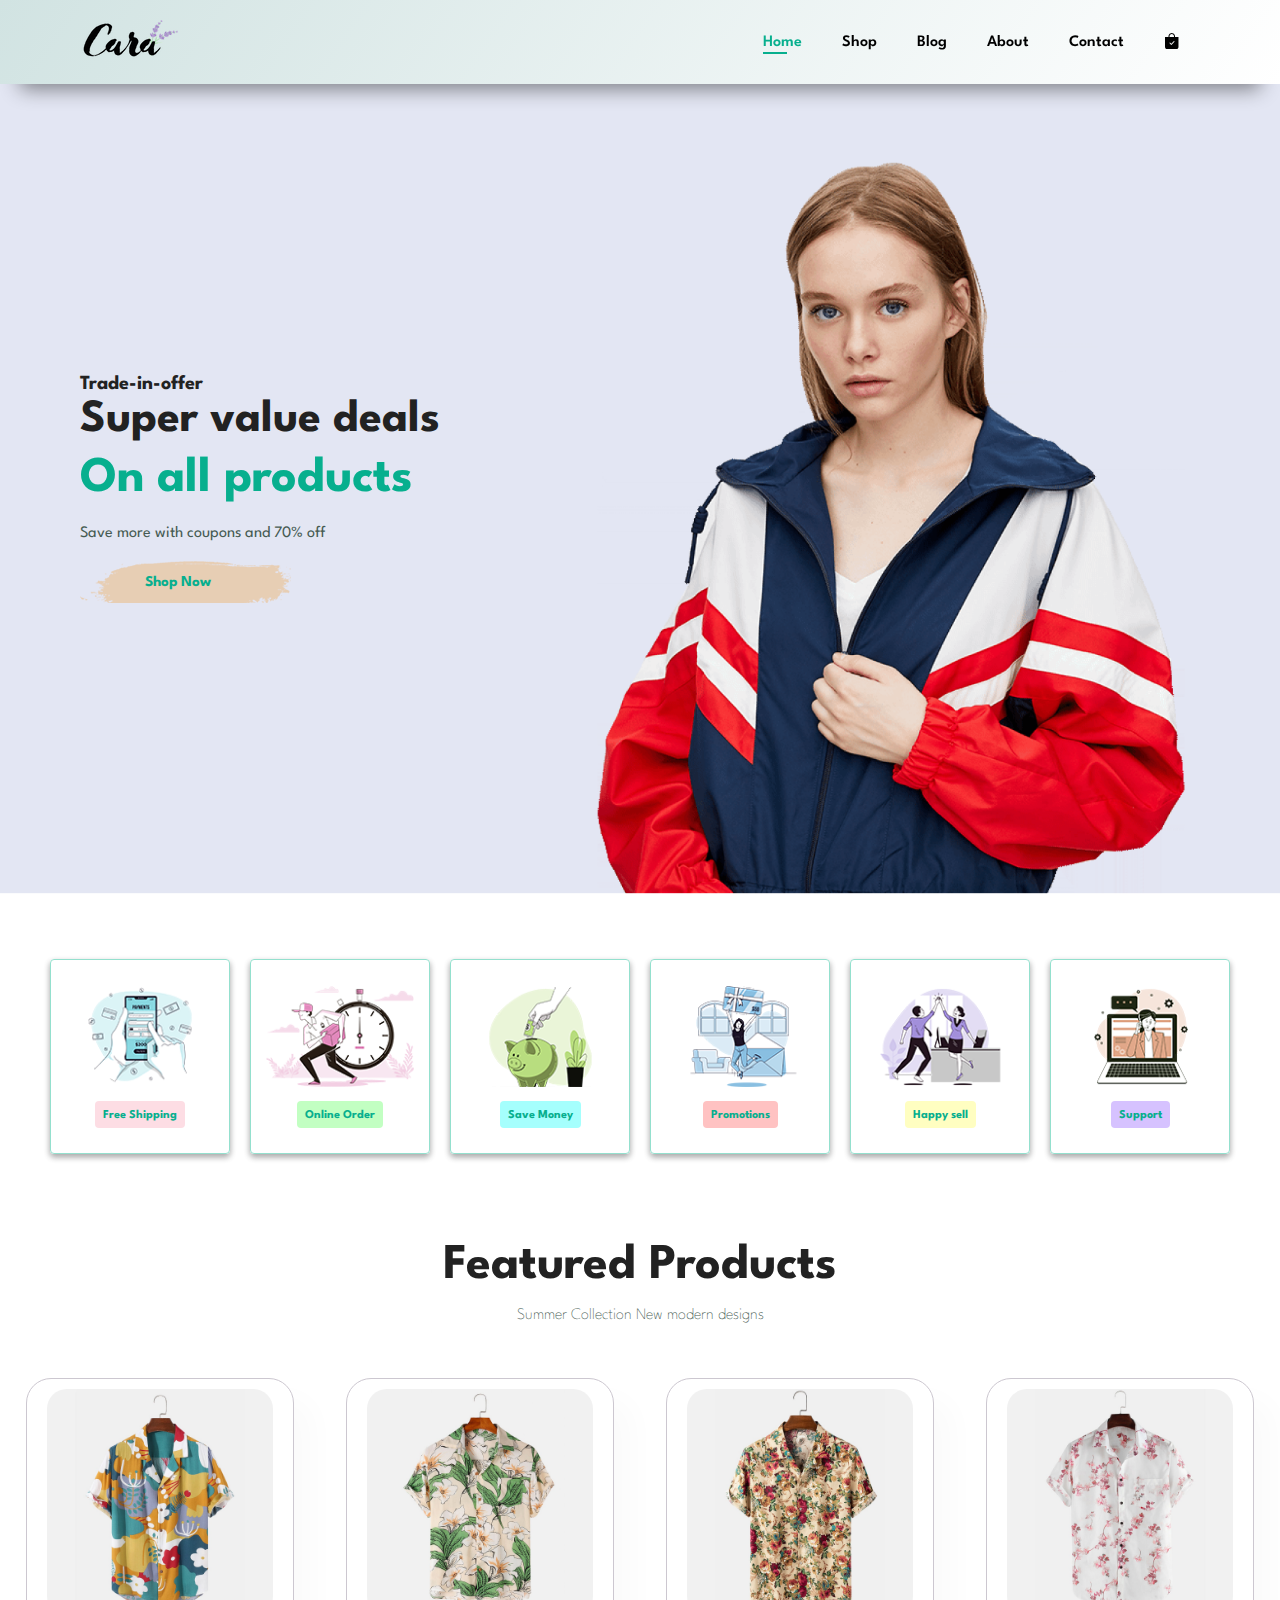
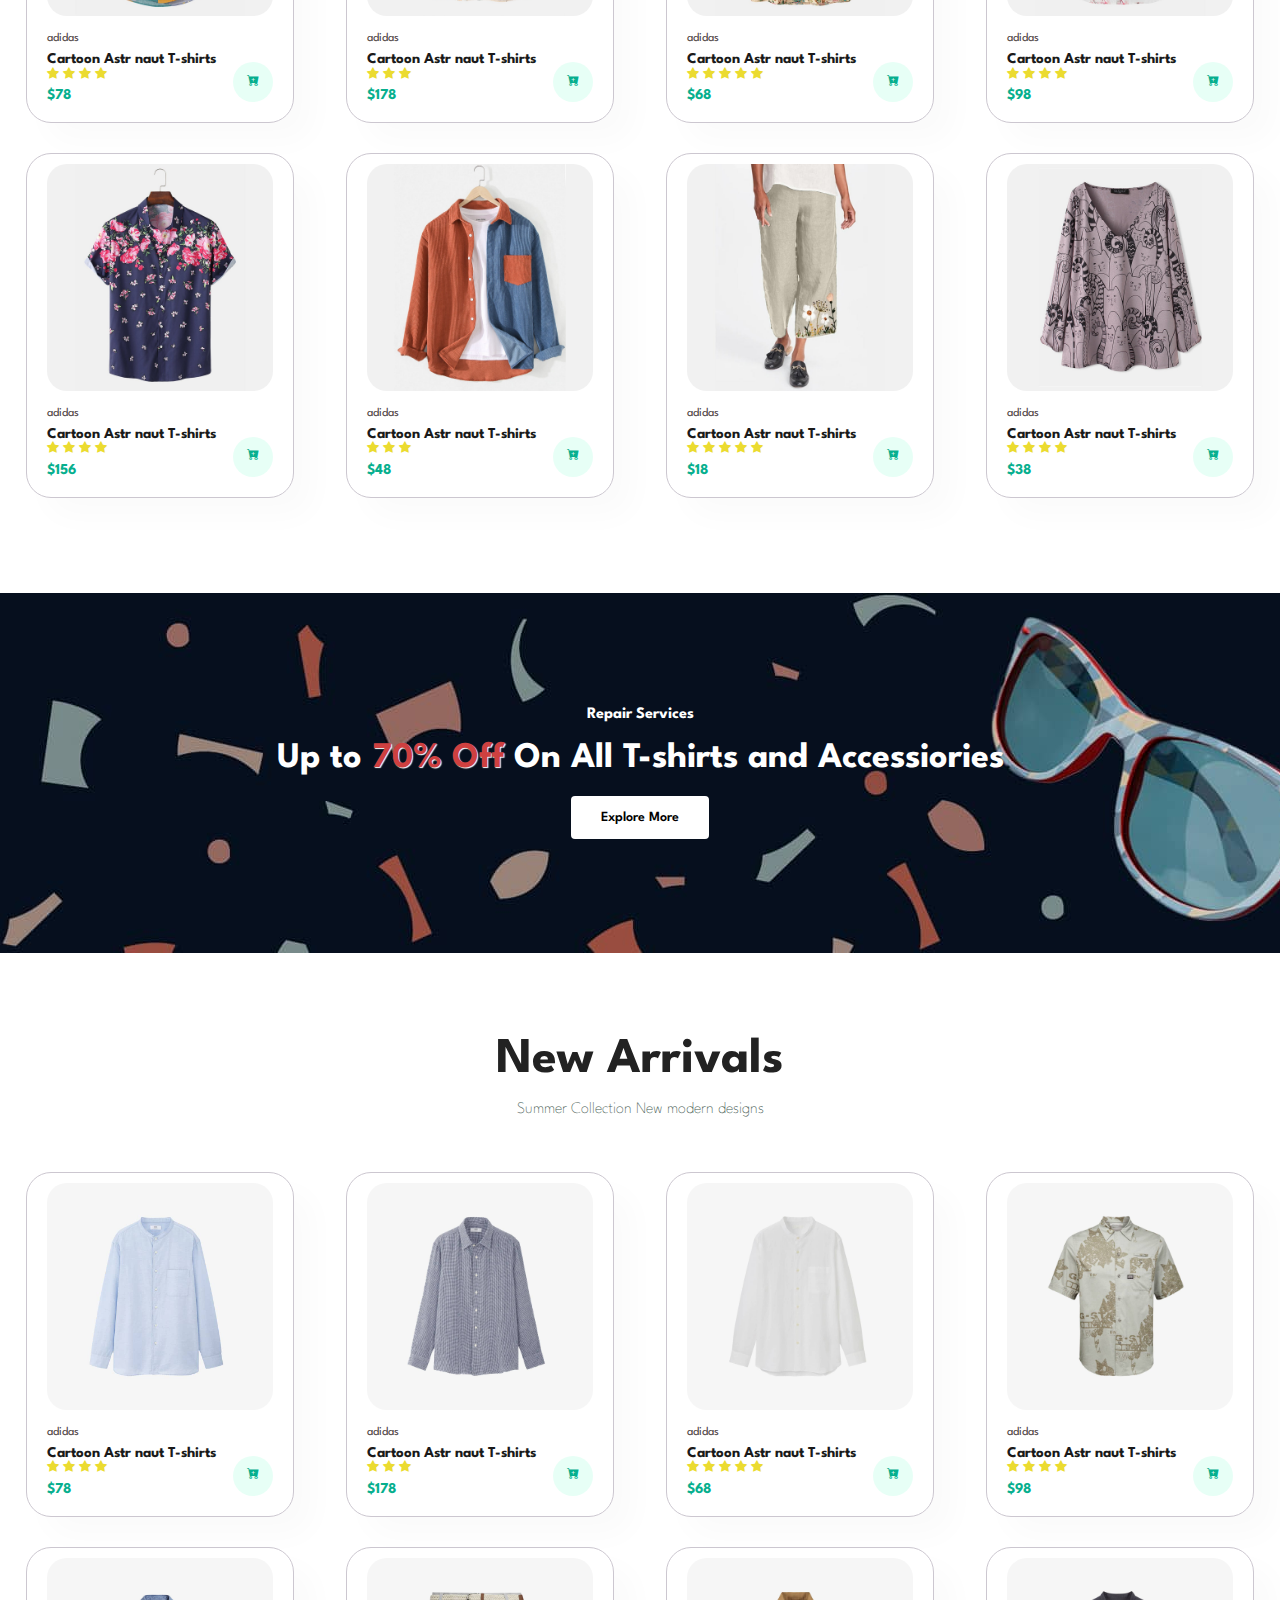
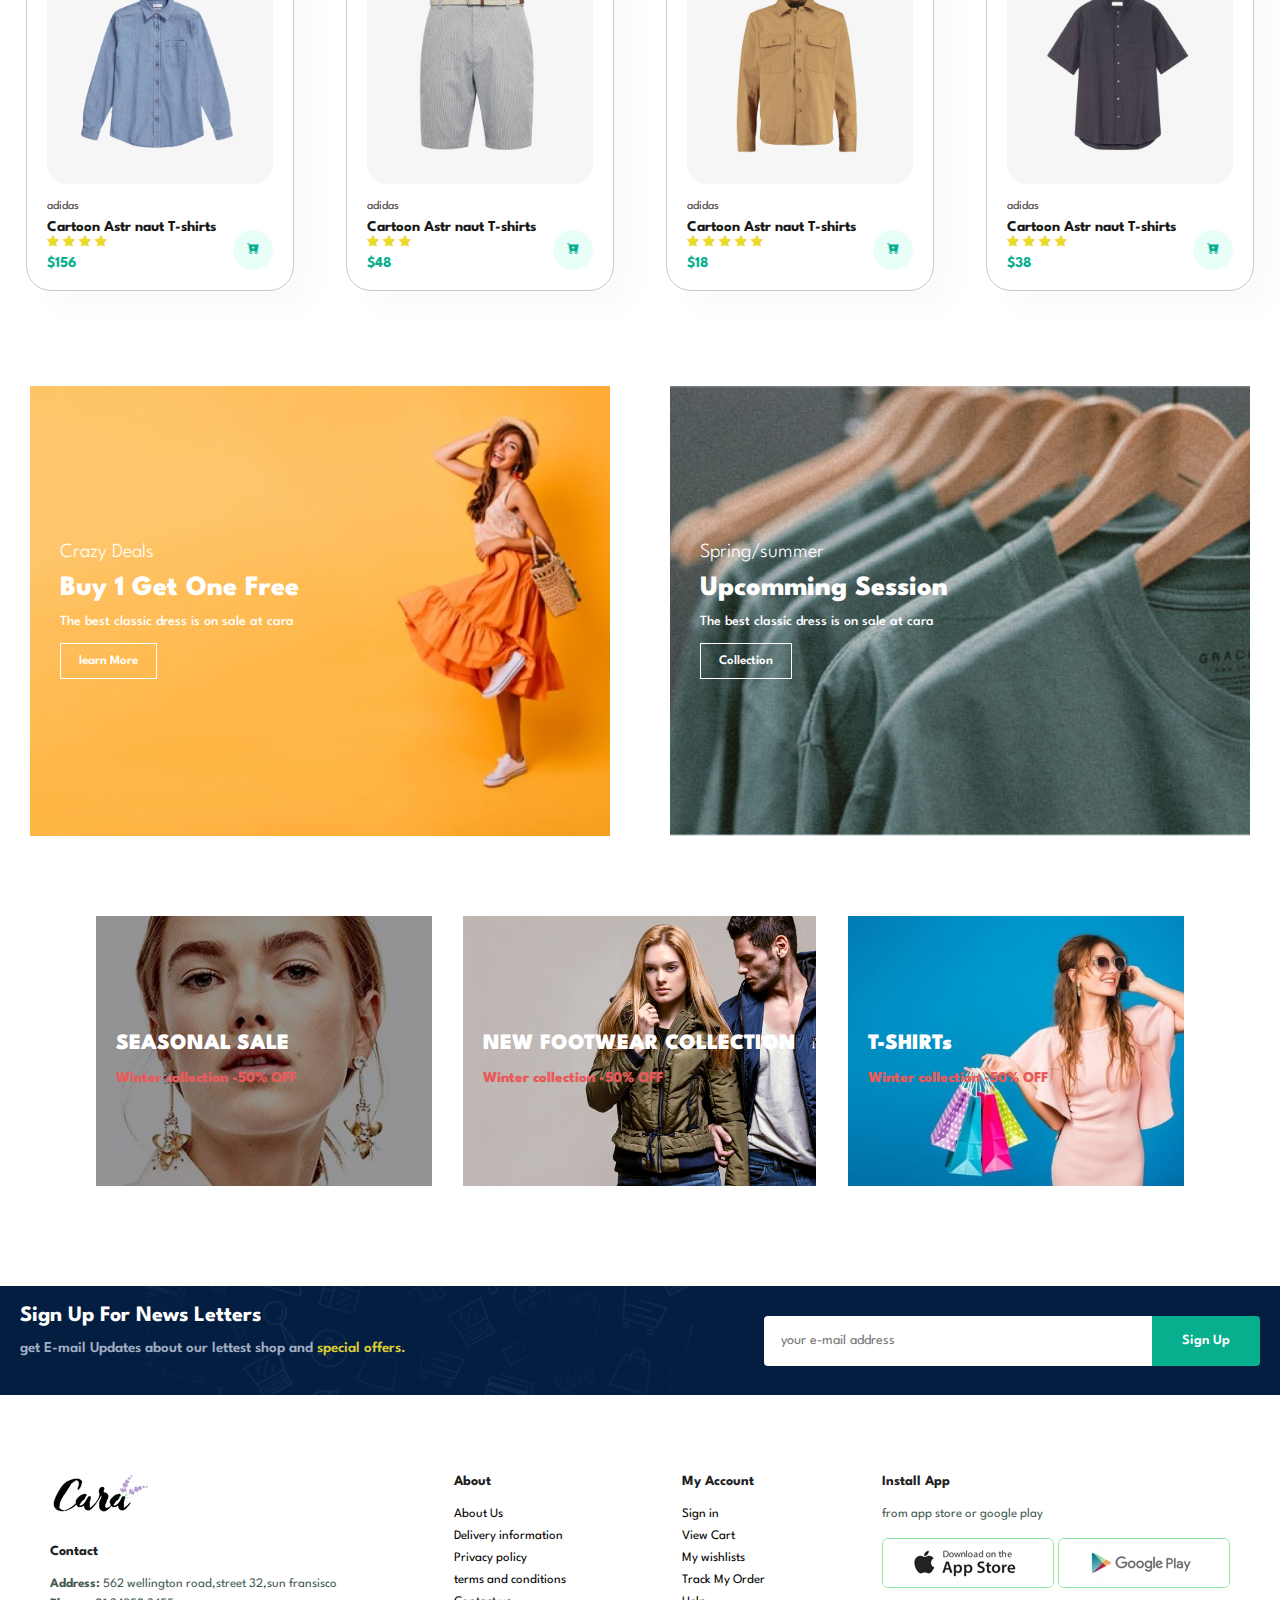
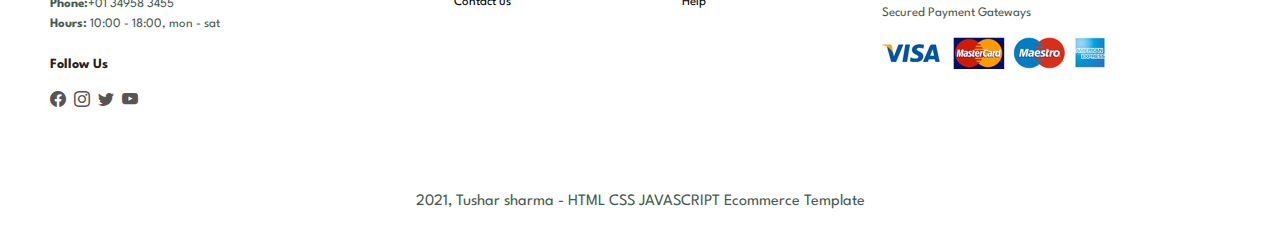
<file: index.html>
<!DOCTYPE html>
<html lang="en">

<head>
    <meta charset="UTF-8">
    <meta http-equiv="X-UA-Compatible" content="IE=edge">
    <meta name="viewport" content="width=device-width, initial-scale=1.0">
    <title>CARA:E-commerce-Website</title>

    <!-- linking css -->
    <link rel="stylesheet" href="style.css">

    <!-- linking bootstrap css -->

    <!-- <link href="https://cdn.jsdelivr.net/npm/bootstrap@5.1.3/dist/css/bootstrap.min.css" rel="stylesheet"
        integrity="sha384-1BmE4kWBq78iYhFldvKuhfTAU6auU8tT94WrHftjDbrCEXSU1oBoqyl2QvZ6jIW3" crossorigin="anonymous"> -->

    <!-- linking
    aos file -->
    <link href="https://unpkg.com/aos@2.3.1/dist/aos.css" rel="stylesheet">

    <!-- bootstrap icons -->
    <link rel="stylesheet" href="https://cdn.jsdelivr.net/npm/bootstrap-icons@1.5.0/font/bootstrap-icons.css">
</head>

<body>

    <!-- navbar -->
    <section id="header">
        <a href=""><img src="images/logo.png" class="logo" alt=""></a>
        <div>
            <ul id="navbar">
                <li><a href="index.html" class="active">Home</a></li>
                <li><a href="shop.html">Shop</a></li>
                <li><a href="blog.html">Blog</a></li>
                <li><a href="about.html">About</a></li>
                <li><a href="contact.html">Contact</a></li>
                <li><a href="cart.html" id="lgbag"><i class="bi bi-bag-check-fill"></i></i></a></li>
                <a href="#" id="close"><i class="bi bi-x"></i></a>
               
            </ul>
        </div>
        <div id="mobile">
            <a href="cart.html"><i class="bi bi-bag-check-fill" ></i></i></a>
            <i id="bar" class="bi bi-list"></i>

        </div>

    </section>

    <!-- hero section -->
    <section id="hero">
        <h4>Trade-in-offer</h4>
        <h2>Super value deals</h2>
        <h1>On all products</h1>
        <p>Save more with coupons and 70% off</p>
        <a href="shop.html"><button onclick="shop.html">Shop Now</button></a>
    </section>

    <!--  Features section-->
    <section id="feature">
        <div class="fe-box">
            <img src="images/features/f1.png" alt="">
            <h6>Free Shipping</h6>
        </div>
        <div class="fe-box">
            <img src="images/features/f2.png" alt="">
            <h6>Online Order</h6>
        </div>
        <div class="fe-box">
            <img src="images/features/f3.png" alt="">
            <h6>Save Money</h6>
        </div>
        <div class="fe-box">
            <img src="images/features/f4.png" alt="">
            <h6>Promotions</h6>
        </div>
        <div class="fe-box">
            <img src="images/features/f5.png" alt="">
            <h6>Happy sell</h6>
        </div>
        <div class="fe-box">
            <img src="images/features/f6.png" alt="">
            <h6>Support</h6>
        </div>

    </section>

    <!-- products -->
    <section id="product-section">
        <h2>Featured Products</h2>
        <p>Summer Collection New modern designs</p>
        <div class="product-container">
            <div class="product" onclick="window.location.href='sproduct.html';">
                <img src="images/products/f1.jpg" alt="">
                <div class="des">
                    <span>adidas</span>
                    <h5>Cartoon Astr naut T-shirts</h5>
                    <div class="star">
                        <i class="bi bi-star-fill"></i>
                        <i class="bi bi-star-fill"></i>
                        <i class="bi bi-star-fill"></i>
                        <i class="bi bi-star-fill"></i>
                    </div>
                    <h4>$78</h4>
                </div>
                <a href="#"><i class="bi bi-cart-plus-fill  cart"></i></a>

            </div>
            <div class="product">
                <img src="images/products/f2.jpg" alt="">
                <div class="des">
                    <span>adidas</span>
                    <h5>Cartoon Astr naut T-shirts</h5>
                    <div class="star">
                        <i class="bi bi-star-fill"></i>
                        <i class="bi bi-star-fill"></i>
                        <i class="bi bi-star-fill"></i>
                        
                    </div>
                    <h4>$178</h4>
                </div>
                <a href="#"><i class="bi bi-cart-plus-fill  cart"></i></a>

            </div>
            <div class="product">
                <img src="images/products/f3.jpg" alt="">
                <div class="des">
                    <span>adidas</span>
                    <h5>Cartoon Astr naut T-shirts</h5>
                    <div class="star">
                        <i class="bi bi-star-fill"></i>
                        <i class="bi bi-star-fill"></i>
                        <i class="bi bi-star-fill"></i>
                        <i class="bi bi-star-fill"></i>
                        <i class="bi bi-star-fill"></i>
                    </div>
                    <h4>$68</h4>
                </div>
                <a href="#"><i class="bi bi-cart-plus-fill  cart"></i></a>

            </div>
            <div class="product">
                <img src="images/products/f4.jpg" alt="">
                <div class="des">
                    <span>adidas</span>
                    <h5>Cartoon Astr naut T-shirts</h5>
                    <div class="star">
                        <i class="bi bi-star-fill"></i>
                        <i class="bi bi-star-fill"></i>
                        <i class="bi bi-star-fill"></i>
                        <i class="bi bi-star-fill"></i>
                    </div>
                    <h4>$98</h4>
                </div>
                <a href="#"><i class="bi bi-cart-plus-fill  cart"></i></a>

            </div>
            <div class="product">
                <img src="images/products/f5.jpg" alt="">
                <div class="des">
                    <span>adidas</span>
                    <h5>Cartoon Astr naut T-shirts</h5>
                    <div class="star">
                        <i class="bi bi-star-fill"></i>
                        <i class="bi bi-star-fill"></i>
                        <i class="bi bi-star-fill"></i>
                        <i class="bi bi-star-fill"></i>
                    </div>
                    <h4>$156</h4>
                </div>
                <a href="#"><i class="bi bi-cart-plus-fill  cart"></i></a>

            </div>
            <div class="product">
                <img src="images/products/f6.jpg" alt="">
                <div class="des">
                    <span>adidas</span>
                    <h5>Cartoon Astr naut T-shirts</h5>
                    <div class="star">
                        <i class="bi bi-star-fill"></i>
                        <i class="bi bi-star-fill"></i>
                        <i class="bi bi-star-fill"></i>
                       
                    </div>
                    <h4>$48</h4>
                </div>
                <a href="#"><i class="bi bi-cart-plus-fill  cart"></i></a>

            </div>
            <div class="product">
                <img src="images/products/f7.jpg" alt="">
                <div class="des">
                    <span>adidas</span>
                    <h5>Cartoon Astr naut T-shirts</h5>
                    <div class="star">
                        <i class="bi bi-star-fill"></i>
                        <i class="bi bi-star-fill"></i>
                        <i class="bi bi-star-fill"></i>
                        <i class="bi bi-star-fill"></i>
                        <i class="bi bi-star-fill"></i>
                    </div>
                    <h4>$18</h4>
                </div>
                <a href="#"><i class="bi bi-cart-plus-fill  cart"></i></a>

            </div>
            <div class="product">
                <img src="images/products/f8.jpg" alt="">
                <div class="des">
                    <span>adidas</span>
                    <h5>Cartoon Astr naut T-shirts</h5>
                    <div class="star">
                        <i class="bi bi-star-fill"></i>
                        <i class="bi bi-star-fill"></i>
                        <i class="bi bi-star-fill"></i>
                        <i class="bi bi-star-fill"></i>
                    </div>
                    <h4>$38</h4>
                </div>
                <a href="#"><i class="bi bi-cart-plus-fill  cart"></i></a>

            </div>

        </div>


    </section>

    <!-- banner section -->
    <section id="banner">
        <h4>Repair Services</h4>
        <h2>Up to<span> 70% Off</span> On All T-shirts and Accessiories</h2>
        <button class="normal">Explore More</button>
    </section>

    <!-- new arrivals -->

     <!-- products -->
     <section id="product-section">
        <h2>New Arrivals</h2>
        <p>Summer Collection New modern designs</p>
        <div class="product-container">
            <div class="product">
                <img src="images/products/n1.jpg" alt="">
                <div class="des">
                    <span>adidas</span>
                    <h5>Cartoon Astr naut T-shirts</h5>
                    <div class="star">
                        <i class="bi bi-star-fill"></i>
                        <i class="bi bi-star-fill"></i>
                        <i class="bi bi-star-fill"></i>
                        <i class="bi bi-star-fill"></i>
                    </div>
                    <h4>$78</h4>
                </div>
                <a href="#"><i class="bi bi-cart-plus-fill  cart"></i></a>

            </div>
            <div class="product">
                <img src="images/products/n2.jpg" alt="">
                <div class="des">
                    <span>adidas</span>
                    <h5>Cartoon Astr naut T-shirts</h5>
                    <div class="star">
                        <i class="bi bi-star-fill"></i>
                        <i class="bi bi-star-fill"></i>
                        <i class="bi bi-star-fill"></i>
                        
                    </div>
                    <h4>$178</h4>
                </div>
                <a href="#"><i class="bi bi-cart-plus-fill  cart"></i></a>

            </div>
            <div class="product">
                <img src="images/products/n3.jpg" alt="">
                <div class="des">
                    <span>adidas</span>
                    <h5>Cartoon Astr naut T-shirts</h5>
                    <div class="star">
                        <i class="bi bi-star-fill"></i>
                        <i class="bi bi-star-fill"></i>
                        <i class="bi bi-star-fill"></i>
                        <i class="bi bi-star-fill"></i>
                        <i class="bi bi-star-fill"></i>
                    </div>
                    <h4>$68</h4>
                </div>
                <a href="#"><i class="bi bi-cart-plus-fill  cart"></i></a>

            </div>
            <div class="product">
                <img src="images/products/n4.jpg" alt="">
                <div class="des">
                    <span>adidas</span>
                    <h5>Cartoon Astr naut T-shirts</h5>
                    <div class="star">
                        <i class="bi bi-star-fill"></i>
                        <i class="bi bi-star-fill"></i>
                        <i class="bi bi-star-fill"></i>
                        <i class="bi bi-star-fill"></i>
                    </div>
                    <h4>$98</h4>
                </div>
                <a href="#"><i class="bi bi-cart-plus-fill  cart"></i></a>

            </div>
            <div class="product">
                <img src="images/products/n5.jpg" alt="">
                <div class="des">
                    <span>adidas</span>
                    <h5>Cartoon Astr naut T-shirts</h5>
                    <div class="star">
                        <i class="bi bi-star-fill"></i>
                        <i class="bi bi-star-fill"></i>
                        <i class="bi bi-star-fill"></i>
                        <i class="bi bi-star-fill"></i>
                    </div>
                    <h4>$156</h4>
                </div>
                <a href="#"><i class="bi bi-cart-plus-fill  cart"></i></a>

            </div>
            <div class="product">
                <img src="images/products/n6.jpg" alt="">
                <div class="des">
                    <span>adidas</span>
                    <h5>Cartoon Astr naut T-shirts</h5>
                    <div class="star">
                        <i class="bi bi-star-fill"></i>
                        <i class="bi bi-star-fill"></i>
                        <i class="bi bi-star-fill"></i>
                       
                    </div>
                    <h4>$48</h4>
                </div>
                <a href="#"><i class="bi bi-cart-plus-fill  cart"></i></a>

            </div>
            <div class="product">
                <img src="images/products/n7.jpg" alt="">
                <div class="des">
                    <span>adidas</span>
                    <h5>Cartoon Astr naut T-shirts</h5>
                    <div class="star">
                        <i class="bi bi-star-fill"></i>
                        <i class="bi bi-star-fill"></i>
                        <i class="bi bi-star-fill"></i>
                        <i class="bi bi-star-fill"></i>
                        <i class="bi bi-star-fill"></i>
                    </div>
                    <h4>$18</h4>
                </div>
                <a href="#"><i class="bi bi-cart-plus-fill  cart"></i></a>

            </div>
            <div class="product">
                <img src="images/products/n8.jpg" alt="">
                <div class="des">
                    <span>adidas</span>
                    <h5>Cartoon Astr naut T-shirts</h5>
                    <div class="star">
                        <i class="bi bi-star-fill"></i>
                        <i class="bi bi-star-fill"></i>
                        <i class="bi bi-star-fill"></i>
                        <i class="bi bi-star-fill"></i>
                    </div>
                    <h4>$38</h4>
                </div>
                <a href="#"><i class="bi bi-cart-plus-fill  cart"></i></a>

            </div>

        </div>


    </section>

    <!-- banner 2 -->
    <section id="banner2">
        <div class="banner-box">
            <h4>Crazy Deals</h4>
            <h2>Buy 1 Get One Free</h2>
            <span>The best classic dress is on sale at cara</span>
            <button>
                learn More
            </button>
        </div>
        <div class="banner-box banner-box-2">
            <h4>Spring/summer</h4>
            <h2>Upcomming Session</h2>
            <span>The best classic dress is on sale at cara</span>
            <button>
                Collection
            </button>
        </div>

    </section>

    <!-- banner 3 -->
    <section id="banner3">
    <div class="banner-box">
        <h2>SEASONAL SALE</h2>
        <h3>Winter collection -50% OFF</h3>   
    </div>
    <div class="banner-box bx2" >
        <h2>NEW FOOTWEAR COLLECTION</h2>
        <h3>Winter collection -50% OFF</h3>   
    </div>
    <div class="banner-box bx3">
        <h2>T-SHIRTs</h2>
        <h3>Winter collection -50% OFF</h3>   
    </div>
    </section>

    <!-- newsletter -->
    <section id="newsletter">
        <div class="newstext">
            <h4>Sign Up For News Letters</h4>
            <p>get E-mail Updates about our lettest shop and <span>special offers.</span> </p>
        </div>
        <div class="form">
            <input type="text" placeholder="your e-mail address">
            <button class="normal">Sign Up</button>
        </div>
    </section>


    <!-- footer section -->
    <footer id="footer">
        <div class="col">
            <img class="logo" src="images/logo.png" alt="">
            <h4>Contact</h4>
            <p><strong>Address:</strong> 562 wellington road,street 32,sun fransisco</p>
            <p><strong>Phone:</strong>+01 34958 3455</p>
            <p><strong>Hours:</strong> 10:00 - 18:00, mon - sat</p>
            <div class="follow">
                <h4>Follow Us</h4>
                <div class="social-icons">
                    <i class="bi bi-facebook"></i>
                    <i class="bi bi-instagram"></i>
                    <i class="bi bi-twitter"></i>
                    <i class="bi bi-youtube"></i>
                </div>
            </div>
        </div>
        <div class="col">
            <h4>About</h4>
            <a href="#">About Us</a>
            <a href="#">Delivery information</a>
            <a href="#">Privacy policy</a>
            <a href="#">terms and conditions</a>
            <a href="#">Contact us</a>
        </div>
        <div class="col">
            <h4>My Account </h4>
            <a href="#">Sign in</a>
            <a href="#">View Cart</a>
            <a href="#">My wishlists</a>
            <a href="#">Track My Order</a>
            <a href="#">Help</a>
        </div>

        <div class="col install">
            <h4>Install App</h4>
            <p>from app store or google play</p>
            <div class="row">
                <img src="images/pay/app.jpg" alt="">
                <img src="images/pay/play.jpg" alt="">
            </div>
            <p>Secured Payment Gateways</p>
            <img src="images/pay/pay.png" alt="">


        </div>

    </footer>

    <div class="copyright">
        <p>2021, Tushar sharma - HTML CSS JAVASCRIPT Ecommerce Template</p>
    </div>





<script src="script.js"></script>
    <!-- linking bootstrap file -->
<!-- 
    <script src="https://cdn.jsdelivr.net/npm/bootstrap@5.1.3/dist/js/bootstrap.bundle.min.js"
        integrity="sha384-ka7Sk0Gln4gmtz2MlQnikT1wXgYsOg+OMhuP+IlRH9sENBO0LRn5q+8nbTov4+1p"
        crossorigin="anonymous"></script> -->


    <!-- linking aos file -->
    <script src="https://unpkg.com/aos@2.3.1/dist/aos.js"></script>

    <script>
        AOS.init();
    </script>


</body>

</html>
</file>
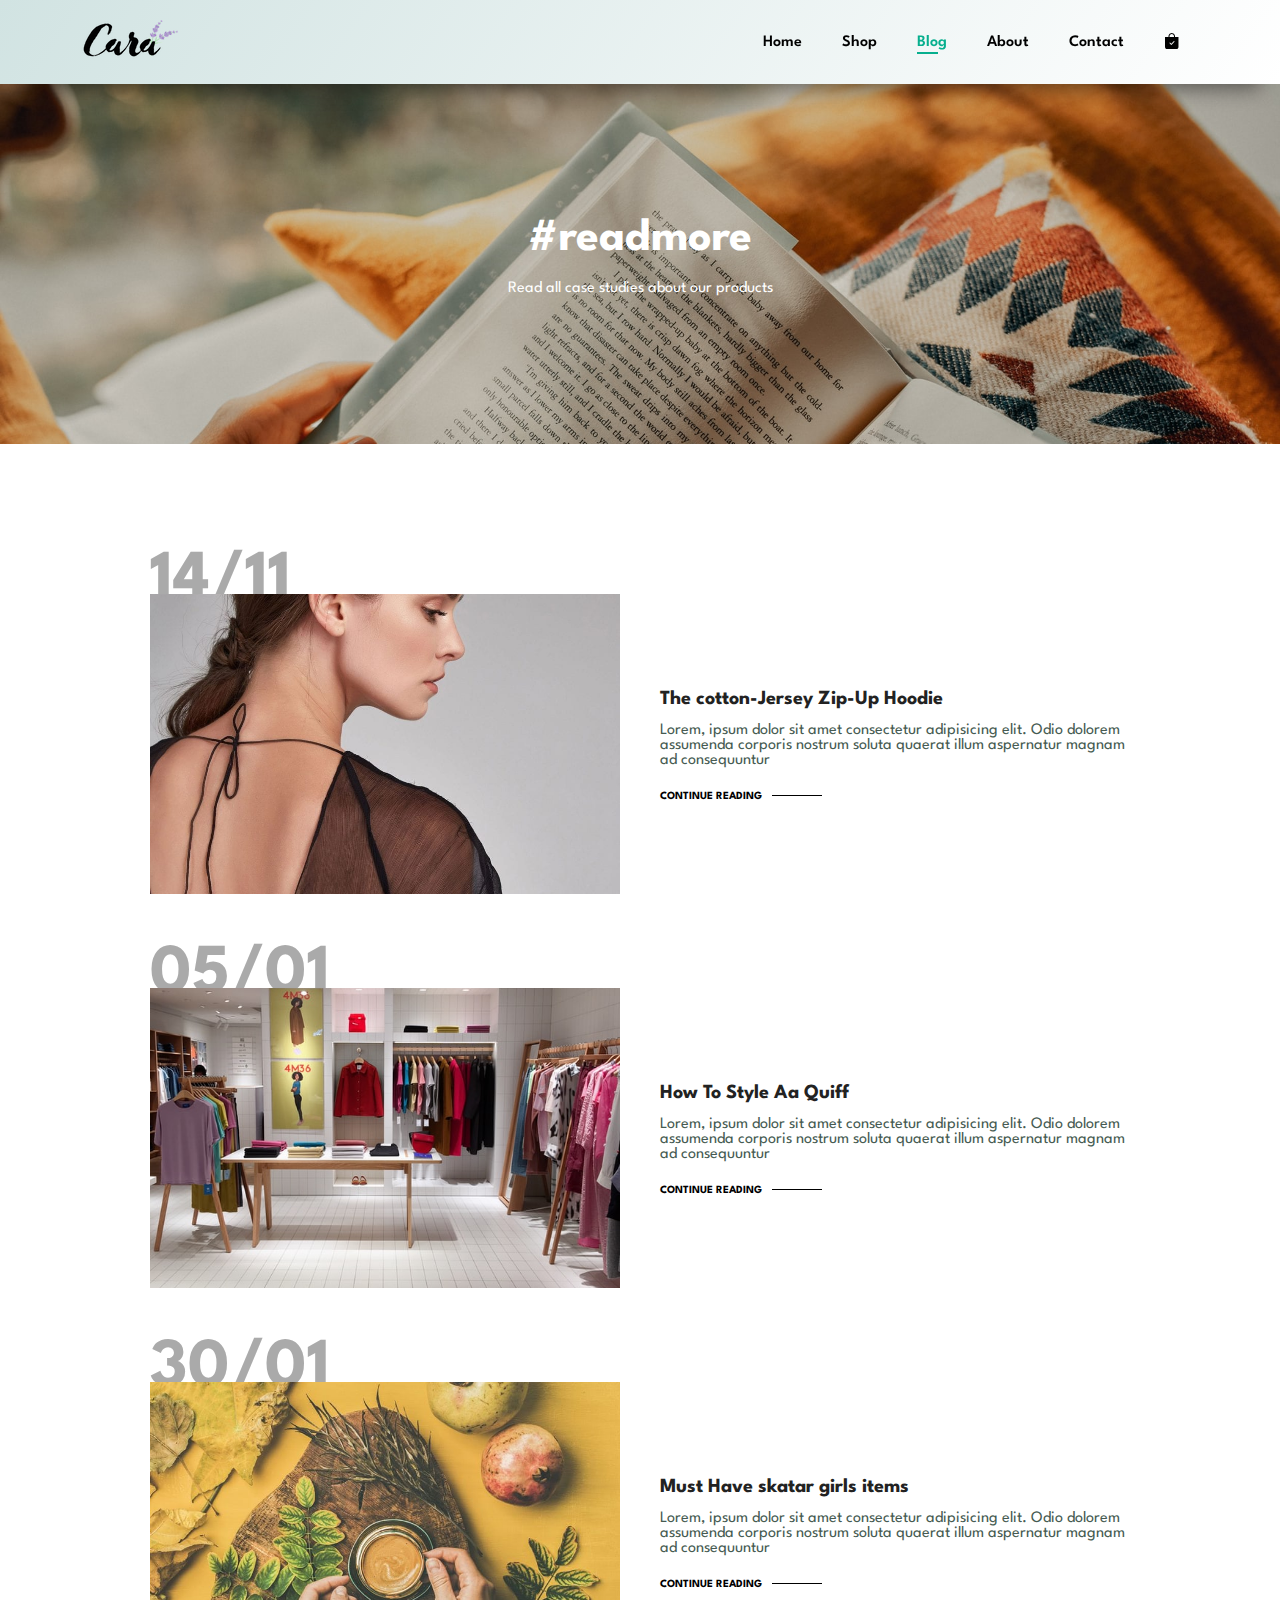
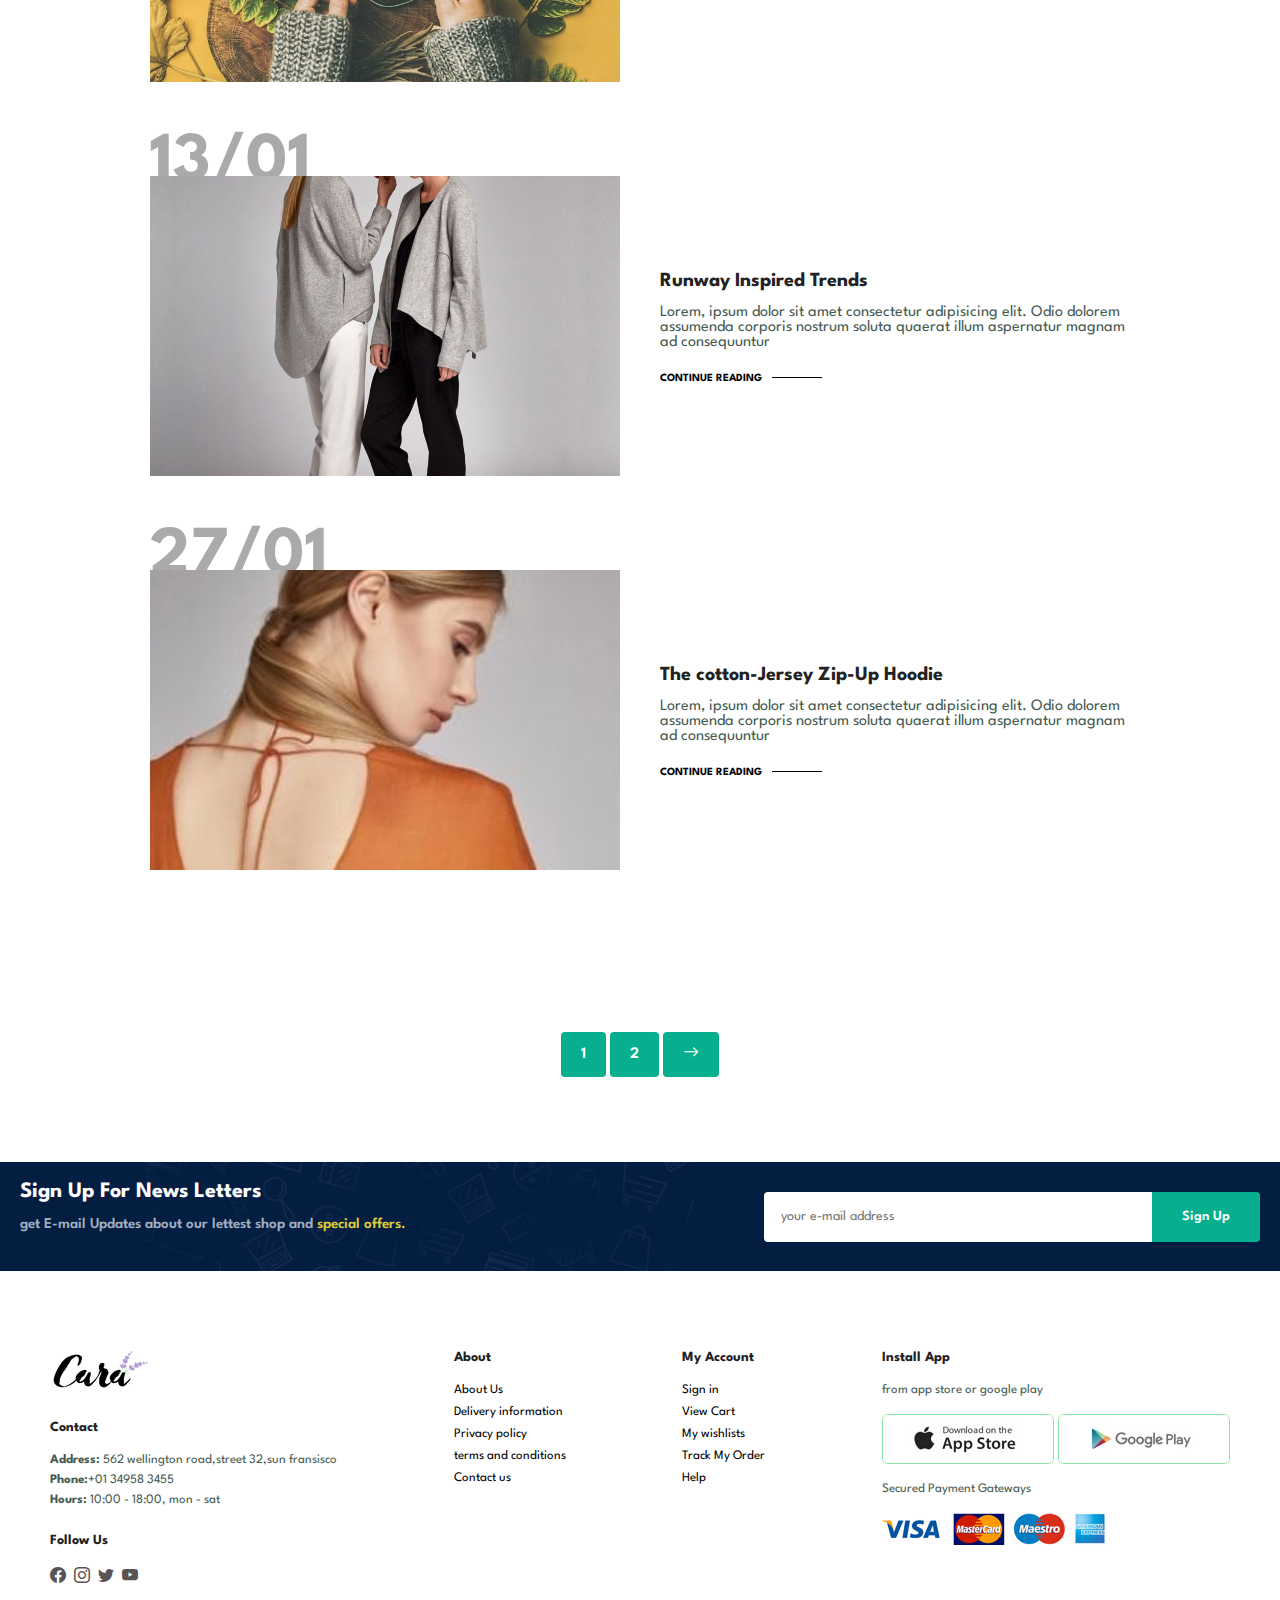
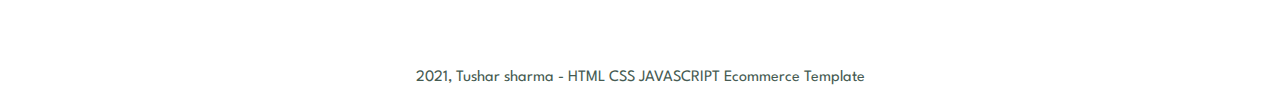
<file: blog.html>
<!DOCTYPE html>
<html lang="en">

<head>
    <meta charset="UTF-8">
    <meta http-equiv="X-UA-Compatible" content="IE=edge">
    <meta name="viewport" content="width=device-width, initial-scale=1.0">
    <title>CARA:E-commerce-Website</title>

    <!-- linking css -->
    <link rel="stylesheet" href="style.css">

    <!-- linking bootstrap css -->

    <!-- <link href="https://cdn.jsdelivr.net/npm/bootstrap@5.1.3/dist/css/bootstrap.min.css" rel="stylesheet"
        integrity="sha384-1BmE4kWBq78iYhFldvKuhfTAU6auU8tT94WrHftjDbrCEXSU1oBoqyl2QvZ6jIW3" crossorigin="anonymous"> -->

    <!-- linking
    aos file -->
    <link href="https://unpkg.com/aos@2.3.1/dist/aos.css" rel="stylesheet">

    <!-- bootstrap icons -->
    <link rel="stylesheet" href="https://cdn.jsdelivr.net/npm/bootstrap-icons@1.5.0/font/bootstrap-icons.css">
</head>

<body>

    <!-- navbar -->
    <section id="header">
        <a href=""><img src="images/logo.png" class="logo" alt=""></a>
        <div>
            <ul id="navbar">
                <li><a href="index.html">Home</a></li>
                <li><a  href="shop.html">Shop</a></li>
                <li><a class="active" href="blog.html">Blog</a></li>
                <li><a href="about.html">About</a></li>
                <li><a href="contact.html">Contact</a></li>
                <li><a href="cart.html" id="lgbag"><i class="bi bi-bag-check-fill"></i></i></a></li>
                <a href="#" id="close"><i class="bi bi-x"></i></a>
               
            </ul>
        </div>
        <div id="mobile">
            <a href="cart.html"><i class="bi bi-bag-check-fill" ></i></i></a>
            <i id="bar" class="bi bi-list"></i>

        </div>

    </section>

    <!-- hero section -->
    <section id="page-header" class="blog-header">
        <h2>#readmore</h2>
        <p>Read all case studies about our products</p>
    </section>

    <!-- blogs section -->

    <section id="blog">
        <div class="blog-box">
            <div class="blog-img">
                <img src="images/blog/b1.jpg" alt="">
            </div>
            <div class="blog-details">
                <h4>The cotton-Jersey Zip-Up Hoodie</h4>
                <p>Lorem, ipsum dolor sit amet consectetur adipisicing elit. Odio dolorem assumenda corporis nostrum soluta quaerat illum aspernatur magnam ad consequuntur</p>
                <a href="">CONTINUE READING</a>
            </div>
            <h1>14/11</h1>
        </div>
        <div class="blog-box">
            <div class="blog-img">
                <img src="images/blog/b3.jpg" alt="">
            </div>
            <div class="blog-details">
                <h4>How To Style Aa Quiff</h4>
                <p>Lorem, ipsum dolor sit amet consectetur adipisicing elit. Odio dolorem assumenda corporis nostrum soluta quaerat illum aspernatur magnam ad consequuntur</p>
                <a href="">CONTINUE READING</a>
            </div>
            <h1>05/01</h1>
        </div>
        <div class="blog-box">
            <div class="blog-img">
                <img src="images/blog/b6.jpg" alt="">
            </div>
            <div class="blog-details">
                <h4>Must Have skatar girls items </h4>
                <p>Lorem, ipsum dolor sit amet consectetur adipisicing elit. Odio dolorem assumenda corporis nostrum soluta quaerat illum aspernatur magnam ad consequuntur</p>
                <a href="">CONTINUE READING</a>
            </div>
            <h1>30/01</h1>
        </div>
        <div class="blog-box">
            <div class="blog-img">
                <img src="images/blog/b4.jpg" alt="">
            </div>
            <div class="blog-details">
                <h4>Runway Inspired Trends</h4>
                <p>Lorem, ipsum dolor sit amet consectetur adipisicing elit. Odio dolorem assumenda corporis nostrum soluta quaerat illum aspernatur magnam ad consequuntur</p>
                <a href="">CONTINUE READING</a>
            </div>
            <h1>13/01</h1>
        </div>
        <div class="blog-box">
            <div class="blog-img">
                <img src="images/blog/b7.jpg" alt="">
            </div>
            <div class="blog-details">
                <h4>The cotton-Jersey Zip-Up Hoodie</h4>
                <p>Lorem, ipsum dolor sit amet consectetur adipisicing elit. Odio dolorem assumenda corporis nostrum soluta quaerat illum aspernatur magnam ad consequuntur</p>
                <a href="">CONTINUE READING</a>
            </div>
            <h1>27/01</h1>
        </div>
    </section>

   

  

    <!-- pagination -->
    <section id="pagination" class="section-p1">
        <a href="">1</a>
        <a href="">2</a>
        <a href=""><i class="bi bi-arrow-right"></i></a>

    </section>

    <!-- newsletter -->
    <section id="newsletter">
        <div class="newstext">
            <h4>Sign Up For News Letters</h4>
            <p>get E-mail Updates about our lettest shop and <span>special offers.</span> </p>
        </div>
        <div class="form">
            <input type="text" placeholder="your e-mail address">
            <button class="normal">Sign Up</button>
        </div>
    </section>


    <!-- footer section -->
    <footer id="footer">
        <div class="col">
            <img class="logo" src="images/logo.png" alt="">
            <h4>Contact</h4>
            <p><strong>Address:</strong> 562 wellington road,street 32,sun fransisco</p>
            <p><strong>Phone:</strong>+01 34958 3455</p>
            <p><strong>Hours:</strong> 10:00 - 18:00, mon - sat</p>
            <div class="follow">
                <h4>Follow Us</h4>
                <div class="social-icons">
                    <i class="bi bi-facebook"></i>
                    <i class="bi bi-instagram"></i>
                    <i class="bi bi-twitter"></i>
                    <i class="bi bi-youtube"></i>
                </div>
            </div>
        </div>
        <div class="col">
            <h4>About</h4>
            <a href="#">About Us</a>
            <a href="#">Delivery information</a>
            <a href="#">Privacy policy</a>
            <a href="#">terms and conditions</a>
            <a href="#">Contact us</a>
        </div>
        <div class="col">
            <h4>My Account </h4>
            <a href="#">Sign in</a>
            <a href="#">View Cart</a>
            <a href="#">My wishlists</a>
            <a href="#">Track My Order</a>
            <a href="#">Help</a>
        </div>

        <div class="col install">
            <h4>Install App</h4>
            <p>from app store or google play</p>
            <div class="row">
                <img src="images/pay/app.jpg" alt="">
                <img src="images/pay/play.jpg" alt="">
            </div>
            <p>Secured Payment Gateways</p>
            <img src="images/pay/pay.png" alt="">


        </div>

    </footer>

    <div class="copyright">
        <p>2021, Tushar sharma - HTML CSS JAVASCRIPT Ecommerce Template</p>
    </div>





<script src="script.js"></script>
    <!-- linking bootstrap file -->
<!-- 
    <script src="https://cdn.jsdelivr.net/npm/bootstrap@5.1.3/dist/js/bootstrap.bundle.min.js"
        integrity="sha384-ka7Sk0Gln4gmtz2MlQnikT1wXgYsOg+OMhuP+IlRH9sENBO0LRn5q+8nbTov4+1p"
        crossorigin="anonymous"></script> -->


    <!-- linking aos file -->
    <script src="https://unpkg.com/aos@2.3.1/dist/aos.js"></script>

    <script>
        AOS.init();
    </script>


</body>

</html>
</file>
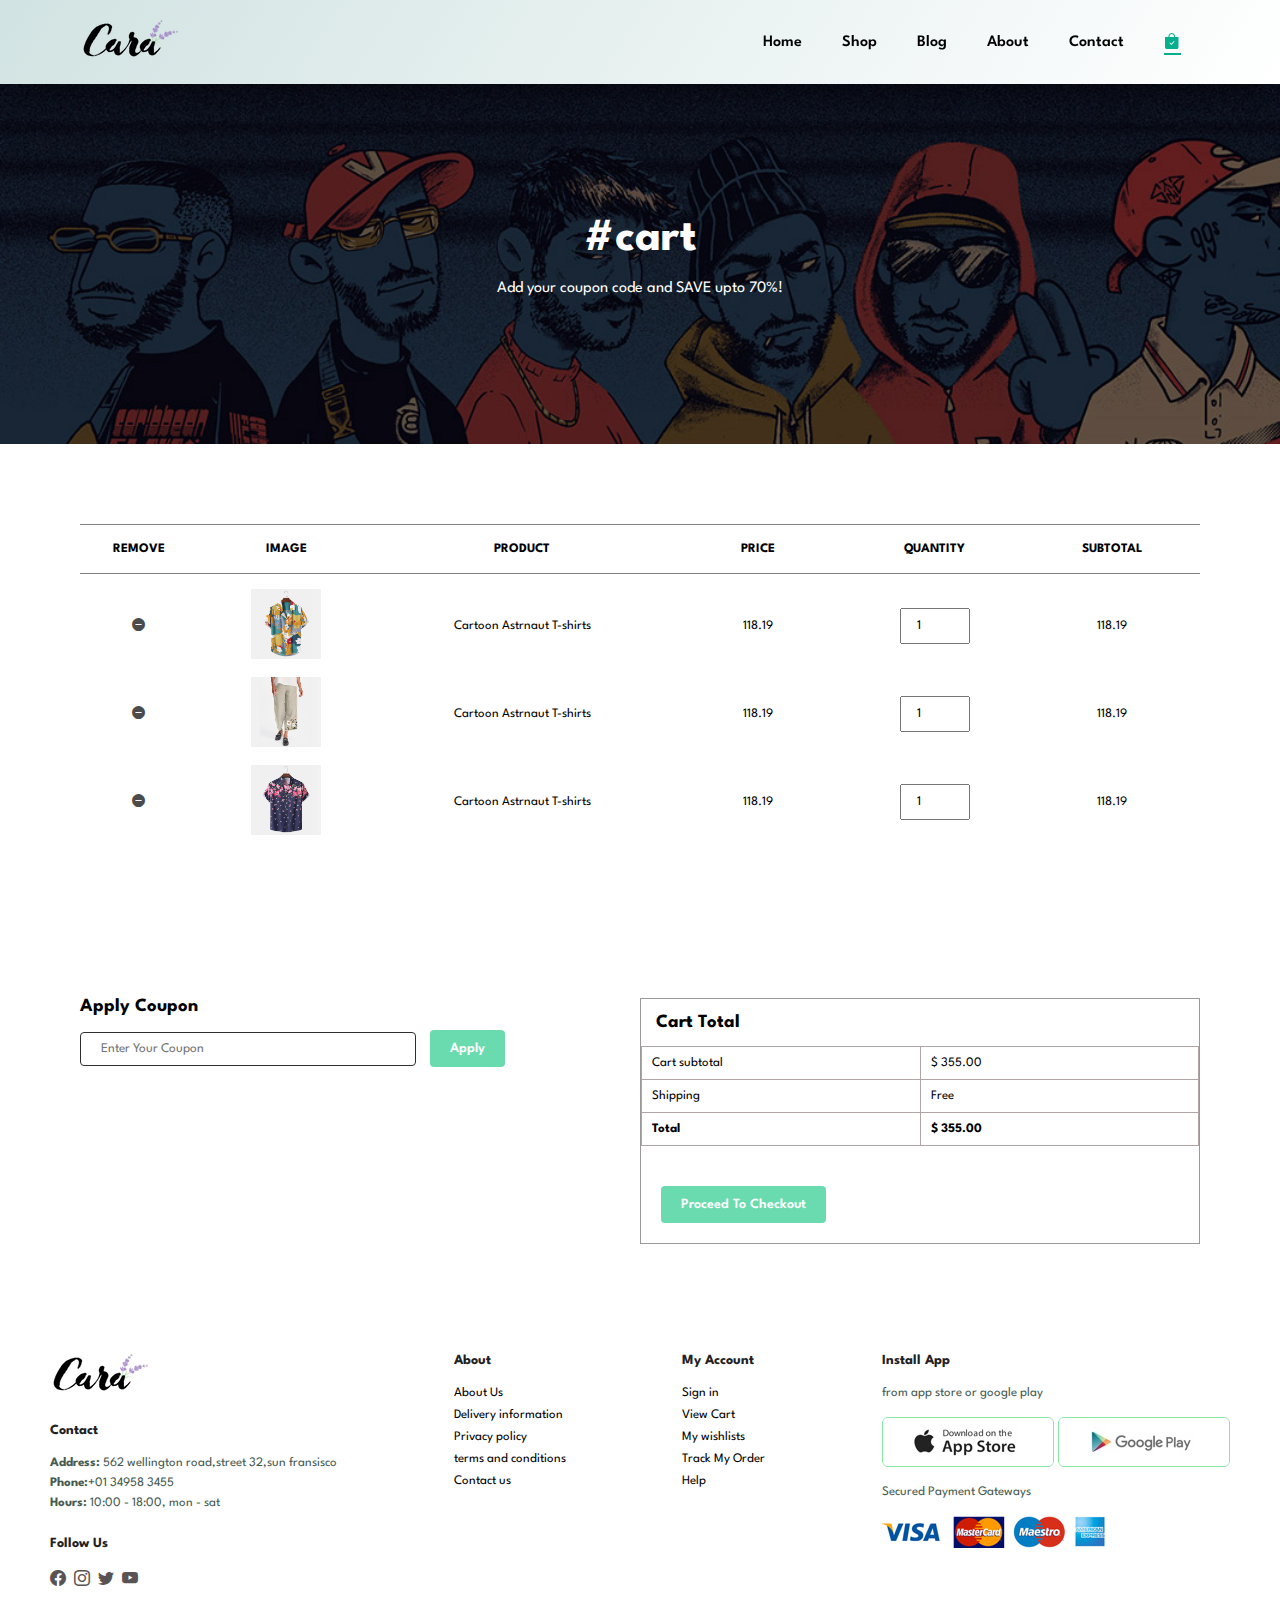
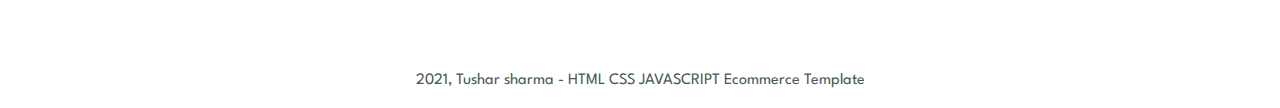
<file: cart.html>
<!DOCTYPE html>
<html lang="en">

<head>
    <meta charset="UTF-8">
    <meta http-equiv="X-UA-Compatible" content="IE=edge">
    <meta name="viewport" content="width=device-width, initial-scale=1.0">
    <title>CARA:E-commerce-Website</title>

    <!-- linking css -->
    <link rel="stylesheet" href="style.css">

    <!-- linking bootstrap css -->

    <!-- <link href="https://cdn.jsdelivr.net/npm/bootstrap@5.1.3/dist/css/bootstrap.min.css" rel="stylesheet"
        integrity="sha384-1BmE4kWBq78iYhFldvKuhfTAU6auU8tT94WrHftjDbrCEXSU1oBoqyl2QvZ6jIW3" crossorigin="anonymous"> -->

    <!-- linking
    aos file -->
    <link href="https://unpkg.com/aos@2.3.1/dist/aos.css" rel="stylesheet">

    <!-- bootstrap icons -->
    <link rel="stylesheet" href="https://cdn.jsdelivr.net/npm/bootstrap-icons@1.5.0/font/bootstrap-icons.css">
</head>

<body>

    <!-- navbar -->
    <section id="header">
        <a href=""><img src="images/logo.png" class="logo" alt=""></a>
        <div>
            <ul id="navbar">
                <li><a href="index.html">Home</a></li>
                <li><a  href="shop.html">Shop</a></li>
                <li><a href="blog.html">Blog</a></li>
                <li><a href="about.html">About</a></li>
                <li><a href="contact.html">Contact</a></li>
                <li><a class="active" href="cart.html" id="lgbag"><i class="bi bi-bag-check-fill"></i></i></a></li>
                <a href="#" id="close"><i class="bi bi-x"></i></a>
               
            </ul>
        </div>
        <div id="mobile">
            <a href="cart.html"><i class="bi bi-bag-check-fill" ></i></i></a>
            <i id="bar" class="bi bi-list"></i>

        </div>

    </section>

    <!-- hero section -->
    <section id="page-header">
        <h2>#cart</h2>
        <p>Add your coupon code and SAVE upto 70%!</p>
    </section>

    <!-- cart table -->
    <section id="cart">
        <table width="100%">
            <thead>
                <tr>
                    <td>Remove</td>
                    <td>Image</td>
                    <td>Product</td>
                    <td>Price</td>
                    <td>Quantity</td>
                    <td>Subtotal</td>
                </tr>

            </thead>
            <tbody>
                <tr>
                    <td><a href=""><i class="bi bi-dash-circle-fill"></i></a></td>
                    <td><img src="images/products/f1.jpg" alt=""></td>
                    <td>Cartoon Astrnaut T-shirts</td>
                    <td>118.19</td>
                    <td><input type="number" value="1"></td>
                    <td>118.19</td>

                </tr>
                <tr>
                    <td><a href=""><i class="bi bi-dash-circle-fill"></i></a></td>
                    <td><img src="images/products/f7.jpg" alt=""></td>
                    <td>Cartoon Astrnaut T-shirts</td>
                    <td>118.19</td>
                    <td><input type="number" value="1"></td>
                    <td>118.19</td>

                </tr>
                <tr>
                    <td><a href=""><i class="bi bi-dash-circle-fill"></i></a></td>
                    <td><img src="images/products/f5.jpg" alt=""></td>
                    <td>Cartoon Astrnaut T-shirts</td>
                    <td>118.19</td>
                    <td><input type="number" value="1"></td>
                    <td>118.19</td>

                </tr>
           

            </tbody>

        </table>
    </section>


    <!-- payment section -->

    <section id="cart-add">
        <div id="coupon">
            <h3>Apply Coupon</h3>
            <div>
            
                <input type="text" placeholder="Enter Your Coupon">
                <button class="normal">Apply</button>
         </div>

        </div>
        <div id="subtotal">
            <h3>Cart Total</h3>
            <table>
                <tr>
                    <td>Cart subtotal</td>
                    <td>$ 355.00</td>
                </tr>
                <tr>
                    <td>Shipping</td>
                    <td>Free</td>
                </tr>
                <tr>
                    <td><strong>Total</strong></td>
                    <td><strong>$ 355.00</strong></td>
                </tr>
            </table>
            <button class="checkout-btn">Proceed To Checkout</button>
        </div>


    </section>

   

   



   


    <!-- footer section -->
    <footer id="footer">
        <div class="col">
            <img class="logo" src="images/logo.png" alt="">
            <h4>Contact</h4>
            <p><strong>Address:</strong> 562 wellington road,street 32,sun fransisco</p>
            <p><strong>Phone:</strong>+01 34958 3455</p>
            <p><strong>Hours:</strong> 10:00 - 18:00, mon - sat</p>
            <div class="follow">
                <h4>Follow Us</h4>
                <div class="social-icons">
                    <i class="bi bi-facebook"></i>
                    <i class="bi bi-instagram"></i>
                    <i class="bi bi-twitter"></i>
                    <i class="bi bi-youtube"></i>
                </div>
            </div>
        </div>
        <div class="col">
            <h4>About</h4>
            <a href="#">About Us</a>
            <a href="#">Delivery information</a>
            <a href="#">Privacy policy</a>
            <a href="#">terms and conditions</a>
            <a href="#">Contact us</a>
        </div>
        <div class="col">
            <h4>My Account </h4>
            <a href="#">Sign in</a>
            <a href="#">View Cart</a>
            <a href="#">My wishlists</a>
            <a href="#">Track My Order</a>
            <a href="#">Help</a>
        </div>

        <div class="col install">
            <h4>Install App</h4>
            <p>from app store or google play</p>
            <div class="row">
                <img src="images/pay/app.jpg" alt="">
                <img src="images/pay/play.jpg" alt="">
            </div>
            <p>Secured Payment Gateways</p>
            <img src="images/pay/pay.png" alt="">


        </div>

    </footer>

    <div class="copyright">
        <p>2021, Tushar sharma - HTML CSS JAVASCRIPT Ecommerce Template</p>
    </div>





<script src="script.js"></script>
    <!-- linking bootstrap file -->
<!-- 
    <script src="https://cdn.jsdelivr.net/npm/bootstrap@5.1.3/dist/js/bootstrap.bundle.min.js"
        integrity="sha384-ka7Sk0Gln4gmtz2MlQnikT1wXgYsOg+OMhuP+IlRH9sENBO0LRn5q+8nbTov4+1p"
        crossorigin="anonymous"></script> -->


    <!-- linking aos file -->
    <script src="https://unpkg.com/aos@2.3.1/dist/aos.js"></script>

    <script>
        AOS.init();
    </script>


</body>

</html>
</file>
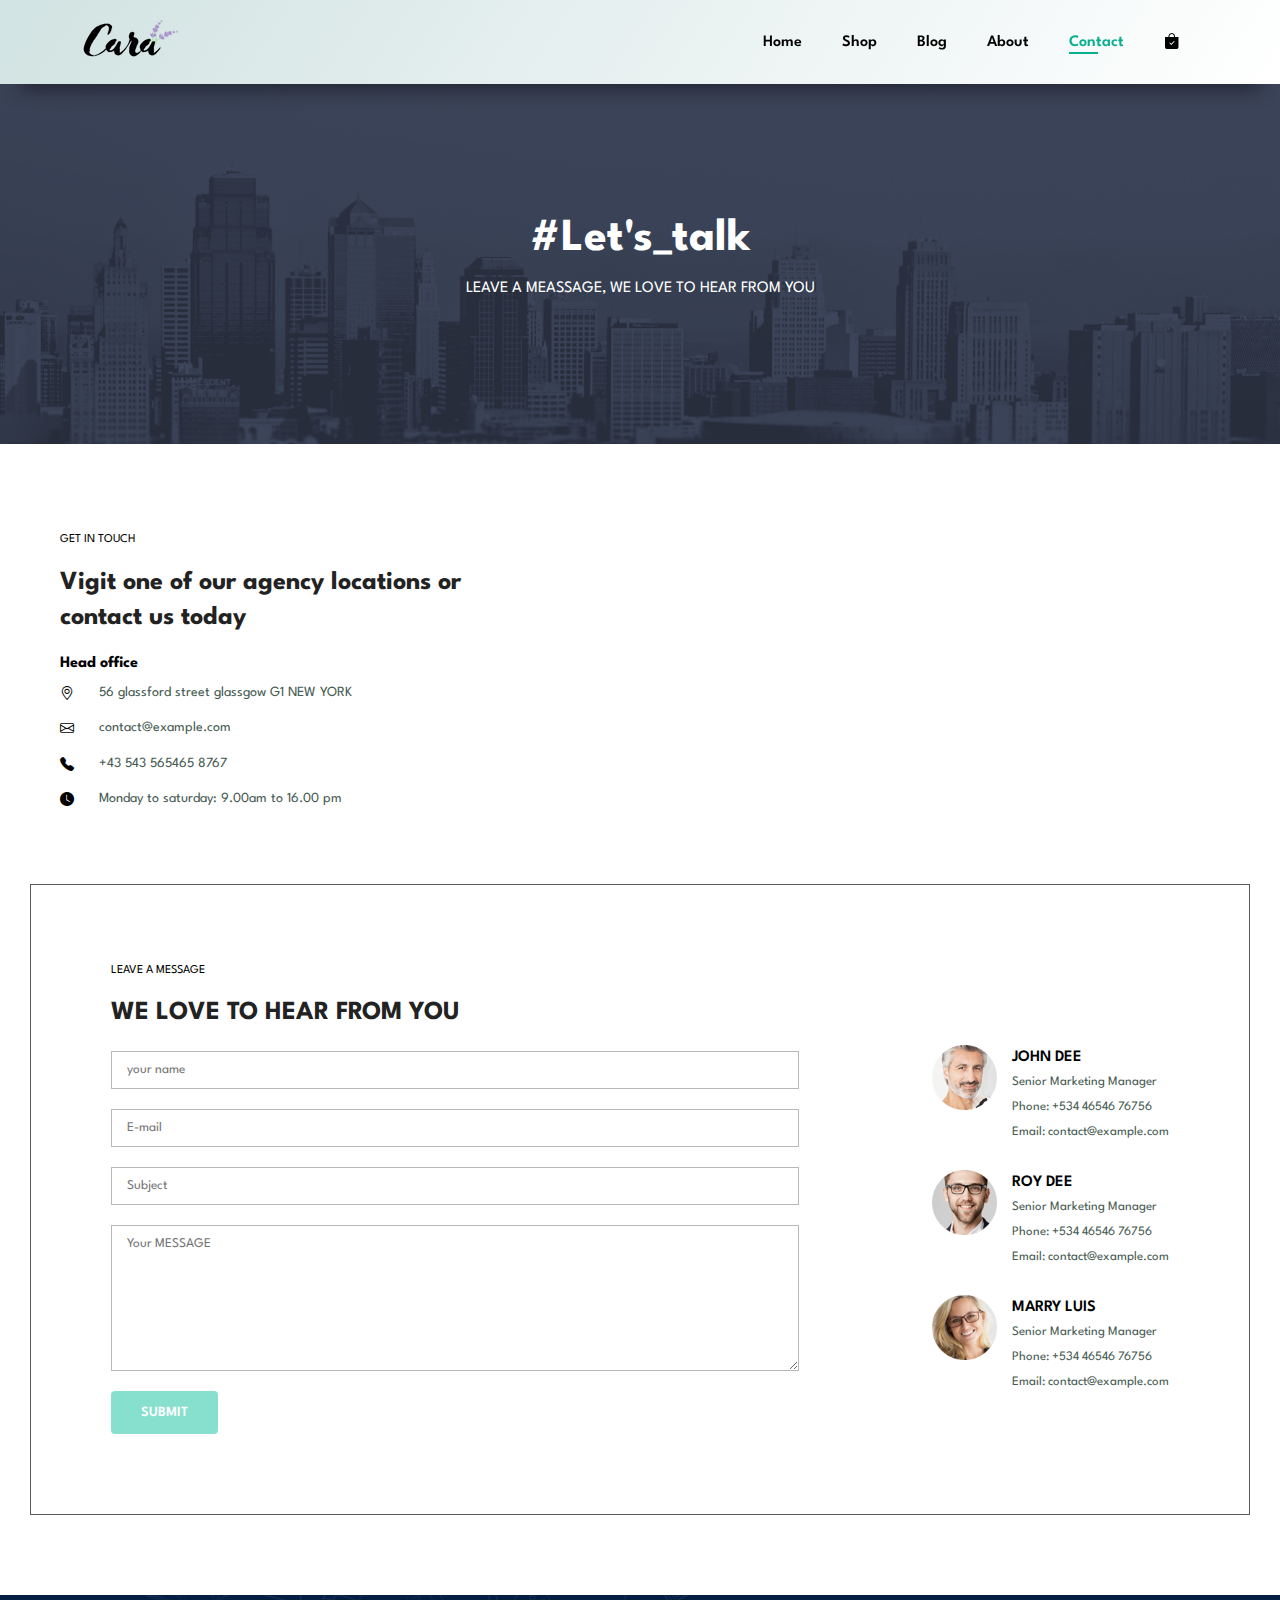
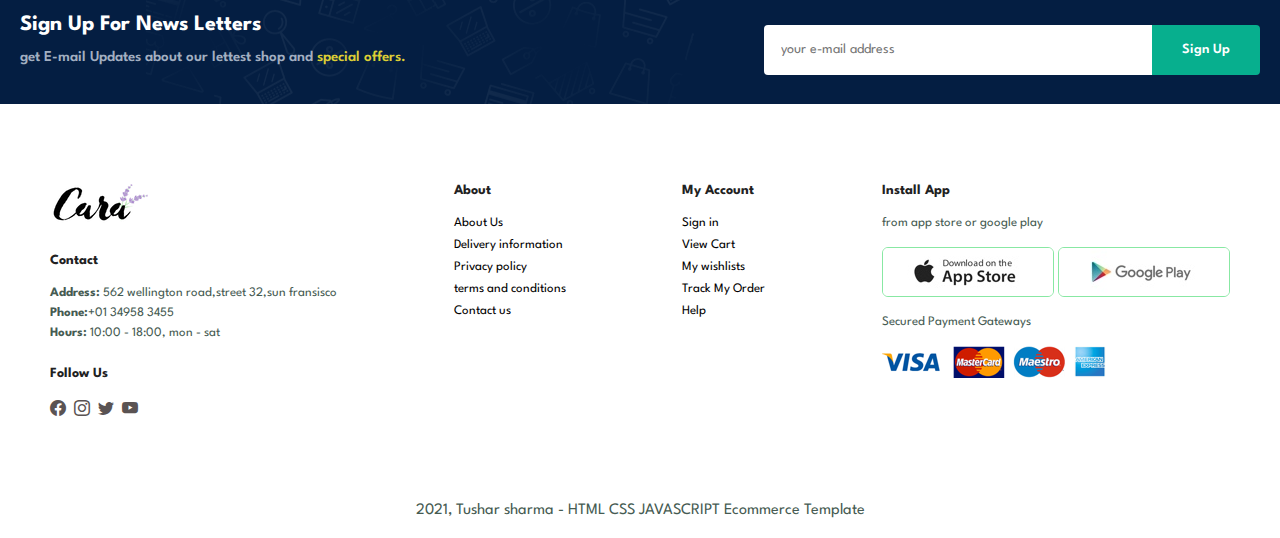
<file: contact.html>
<!DOCTYPE html>
<html lang="en">

<head>
    <meta charset="UTF-8">
    <meta http-equiv="X-UA-Compatible" content="IE=edge">
    <meta name="viewport" content="width=device-width, initial-scale=1.0">
    <title>CARA:E-commerce-Website</title>

    <!-- linking css -->
    <link rel="stylesheet" href="style.css">

    <!-- linking bootstrap css -->

    <!-- <link href="https://cdn.jsdelivr.net/npm/bootstrap@5.1.3/dist/css/bootstrap.min.css" rel="stylesheet"
        integrity="sha384-1BmE4kWBq78iYhFldvKuhfTAU6auU8tT94WrHftjDbrCEXSU1oBoqyl2QvZ6jIW3" crossorigin="anonymous"> -->

    <!-- linking
    aos file -->
    <link href="https://unpkg.com/aos@2.3.1/dist/aos.css" rel="stylesheet">

    <!-- bootstrap icons -->
    <link rel="stylesheet" href="https://cdn.jsdelivr.net/npm/bootstrap-icons@1.5.0/font/bootstrap-icons.css">
</head>

<body>

    <!-- navbar -->
    <section id="header">
        <a href=""><img src="images/logo.png" class="logo" alt=""></a>
        <div>
            <ul id="navbar">
                <li><a href="index.html">Home</a></li>
                <li><a  href="shop.html">Shop</a></li>
                <li><a  href="blog.html">Blog</a></li>
                <li><a  href="about.html">About</a></li>
                <li><a class="active" href="contact.html">Contact</a></li>
                <li><a href="cart.html" id="lgbag"><i class="bi bi-bag-check-fill"></i></i></a></li>
                <a href="#" id="close"><i class="bi bi-x"></i></a>
               
            </ul>
        </div>
        <div id="mobile">
            <a href="cart.html"><i class="bi bi-bag-check-fill" ></i></i></a>
            <i id="bar" class="bi bi-list"></i>

        </div>

    </section>

    <!-- hero section -->
    <section id="page-header" class="about-header">
        <h2>#Let's_talk</h2>
        <p>LEAVE A MEASSAGE, WE LOVE TO HEAR FROM YOU</p>
    </section>

    <!-- contact section -->
    <section id="contact-details">
        <div class="details">
            <span>GET IN TOUCH</span>
            <h2>Vigit one of our agency locations or contact us today</h2>
            <h3>Head office</h3>
            <div>
                <li><i class="bi bi-geo-alt"></i><p>
                    56 glassford street glassgow G1 NEW YORK
                </p></li>
                <li><i class="bi bi-envelope"></i><p>
                    contact@example.com
                </p></li>
                <li><i class="bi bi-telephone-fill"></i><p>
                +43 543 565465 8767
                </p></li>
                <li><i class="bi bi-clock-fill"></i><p>
                   Monday to saturday: 9.00am to 16.00 pm
                </p></li>
                
            </div>

        </div>

        <div class="map">
            <iframe src="https://www.google.com/maps/embed?pb=!1m18!1m12!1m3!1d2614841.4551533163!2d-1.3674229391839887!3d50.20682767937309!2m3!1f0!2f0!3f0!3m2!1i1024!2i768!4f13.1!3m3!1m2!1s0x48761b2f69173579%3A0xd008c67faecc133e!2sUniversity%20College%20London!5e0!3m2!1sen!2sin!4v1651557957000!5m2!1sen!2sin" width="600" height="450" style="border:0;" allowfullscreen="" loading="lazy" referrerpolicy="no-referrer-when-downgrade"></iframe>

        </div>
    </section>



    <!-- contact form -->
    <section id="form-details">
        <form >
            <span>LEAVE A MESSAGE</span>
            <h2>WE LOVE TO HEAR FROM YOU</h2>
            <input type="text" placeholder="your name">
            <input type="text" placeholder="E-mail">
            <input type="text" placeholder="Subject">
            <textarea name="" id="" cols="30" rows="10" placeholder="Your MESSAGE"></textarea>
            <button>SUBMIT</button>

    </form>
    <div class="people">
        <div>
            <img src="images/people/1.png" alt="">
            <p><span>JOHN DEE</span>Senior Marketing Manager <br/> Phone: +534 46546 76756 <br/> Email: contact@example.com</p>
        </div>
        <div>
            <img src="images/people/2.png" alt="">
            <p><span>ROY DEE</span>Senior Marketing Manager <br/> Phone: +534 46546 76756 <br/> Email: contact@example.com</p>
        </div>
        <div>
            <img src="images/people/3.png" alt="">
            <p><span>MARRY LUIS</span>Senior Marketing Manager <br/> Phone: +534 46546 76756 <br/> Email: contact@example.com</p>
        </div>
    </div>
    </section>

   

 

     


     <!-- newsletter -->
     <section id="newsletter">
        <div class="newstext">
            <h4>Sign Up For News Letters</h4>
            <p>get E-mail Updates about our lettest shop and <span>special offers.</span> </p>
        </div>
        <div class="form">
            <input type="text" placeholder="your e-mail address">
            <button class="normal">Sign Up</button>
        </div>
    </section>


   

  

 



    <!-- footer section -->
    <footer id="footer">
        <div class="col">
            <img class="logo" src="images/logo.png" alt="">
            <h4>Contact</h4>
            <p><strong>Address:</strong> 562 wellington road,street 32,sun fransisco</p>
            <p><strong>Phone:</strong>+01 34958 3455</p>
            <p><strong>Hours:</strong> 10:00 - 18:00, mon - sat</p>
            <div class="follow">
                <h4>Follow Us</h4>
                <div class="social-icons">
                    <i class="bi bi-facebook"></i>
                    <i class="bi bi-instagram"></i>
                    <i class="bi bi-twitter"></i>
                    <i class="bi bi-youtube"></i>
                </div>
            </div>
        </div>
        <div class="col">
            <h4>About</h4>
            <a href="#">About Us</a>
            <a href="#">Delivery information</a>
            <a href="#">Privacy policy</a>
            <a href="#">terms and conditions</a>
            <a href="#">Contact us</a>
        </div>
        <div class="col">
            <h4>My Account </h4>
            <a href="#">Sign in</a>
            <a href="#">View Cart</a>
            <a href="#">My wishlists</a>
            <a href="#">Track My Order</a>
            <a href="#">Help</a>
        </div>

        <div class="col install">
            <h4>Install App</h4>
            <p>from app store or google play</p>
            <div class="row">
                <img src="images/pay/app.jpg" alt="">
                <img src="images/pay/play.jpg" alt="">
            </div>
            <p>Secured Payment Gateways</p>
            <img src="images/pay/pay.png" alt="">


        </div>

    </footer>

    <div class="copyright">
        <p>2021, Tushar sharma - HTML CSS JAVASCRIPT Ecommerce Template</p>
    </div>





<script src="script.js"></script>
    <!-- linking bootstrap file -->
<!-- 
    <script src="https://cdn.jsdelivr.net/npm/bootstrap@5.1.3/dist/js/bootstrap.bundle.min.js"
        integrity="sha384-ka7Sk0Gln4gmtz2MlQnikT1wXgYsOg+OMhuP+IlRH9sENBO0LRn5q+8nbTov4+1p"
        crossorigin="anonymous"></script> -->


    <!-- linking aos file -->
    <script src="https://unpkg.com/aos@2.3.1/dist/aos.js"></script>

    <script>
        AOS.init();
    </script>


</body>

</html>
</file>
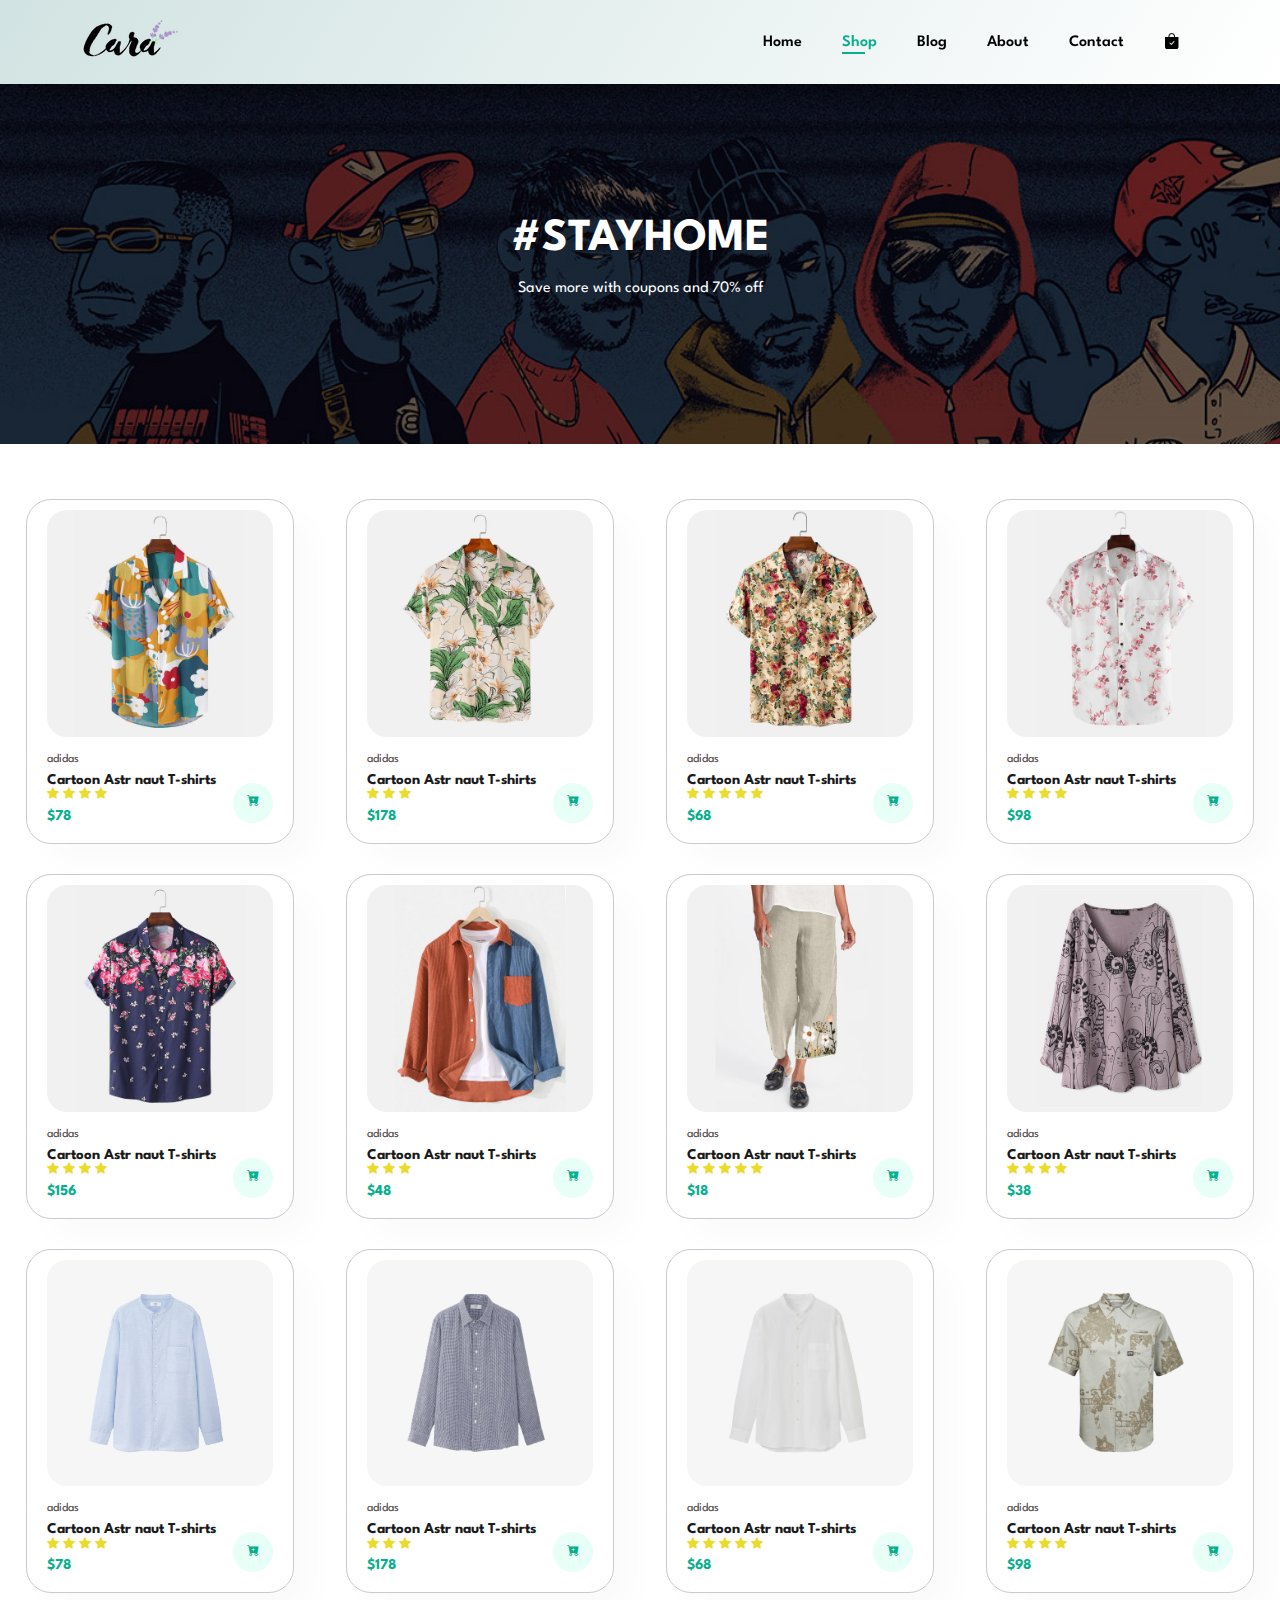
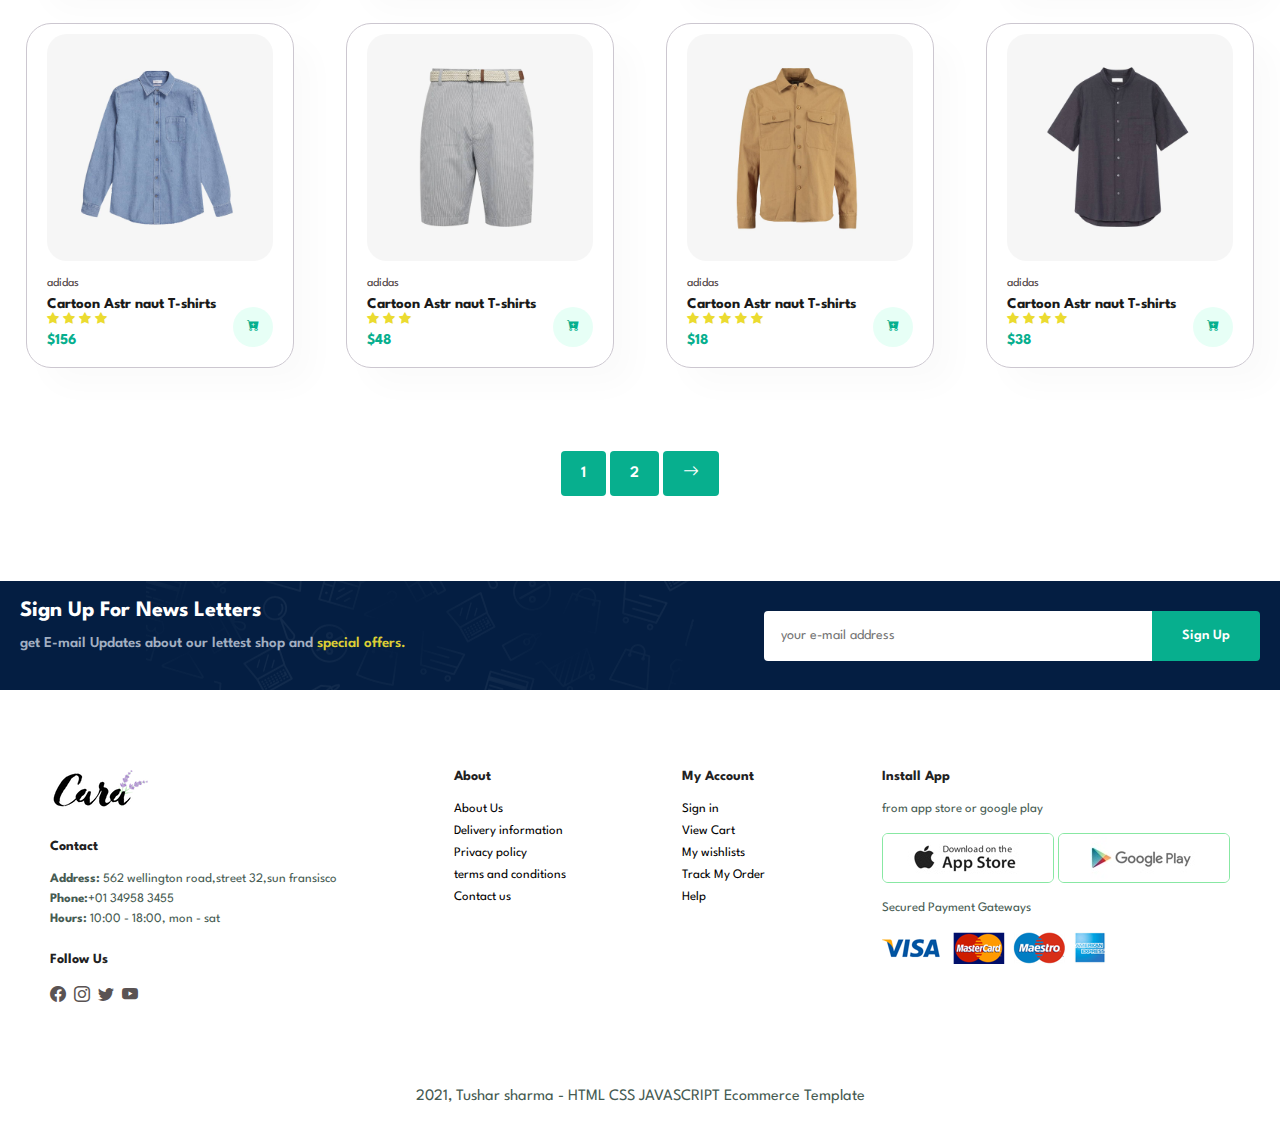
<file: shop.html>
<!DOCTYPE html>
<html lang="en">

<head>
    <meta charset="UTF-8">
    <meta http-equiv="X-UA-Compatible" content="IE=edge">
    <meta name="viewport" content="width=device-width, initial-scale=1.0">
    <title>CARA:E-commerce-Website</title>

    <!-- linking css -->
    <link rel="stylesheet" href="style.css">

    <!-- linking bootstrap css -->

    <!-- <link href="https://cdn.jsdelivr.net/npm/bootstrap@5.1.3/dist/css/bootstrap.min.css" rel="stylesheet"
        integrity="sha384-1BmE4kWBq78iYhFldvKuhfTAU6auU8tT94WrHftjDbrCEXSU1oBoqyl2QvZ6jIW3" crossorigin="anonymous"> -->

    <!-- linking
    aos file -->
    <link href="https://unpkg.com/aos@2.3.1/dist/aos.css" rel="stylesheet">

    <!-- bootstrap icons -->
    <link rel="stylesheet" href="https://cdn.jsdelivr.net/npm/bootstrap-icons@1.5.0/font/bootstrap-icons.css">
</head>

<body>

    <!-- navbar -->
    <section id="header">
        <a href=""><img src="images/logo.png" class="logo" alt=""></a>
        <div>
            <ul id="navbar">
                <li><a href="index.html">Home</a></li>
                <li><a class="active" href="shop.html">Shop</a></li>
                <li><a href="blog.html">Blog</a></li>
                <li><a href="about.html">About</a></li>
                <li><a href="contact.html">Contact</a></li>
                <li><a href="cart.html" id="lgbag"><i class="bi bi-bag-check-fill"></i></i></a></li>
                <a href="#" id="close"><i class="bi bi-x"></i></a>
               
            </ul>
        </div>
        <div id="mobile">
            <a href="cart.html"><i class="bi bi-bag-check-fill" ></i></i></a>
            <i id="bar" class="bi bi-list"></i>

        </div>

    </section>

    <!-- hero section -->
    <section id="page-header">
        <h2>#STAYHOME</h2>
        <p>Save more with coupons and 70% off</p>
    </section>

   

    <!-- products -->
    <section id="product-section">
        
        <div class="product-container">
            <div class="product" onclick="window.location.href='sproduct.html';">
                <img src="images/products/f1.jpg" alt="">
                <div class="des">
                    <span>adidas</span>
                    <h5>Cartoon Astr naut T-shirts</h5>
                    <div class="star">
                        <i class="bi bi-star-fill"></i>
                        <i class="bi bi-star-fill"></i>
                        <i class="bi bi-star-fill"></i>
                        <i class="bi bi-star-fill"></i>
                    </div>
                    <h4>$78</h4>
                </div>
                <a href="#"><i class="bi bi-cart-plus-fill  cart"></i></a>

            </div>
            <div class="product">
                <img src="images/products/f2.jpg" alt="">
                <div class="des">
                    <span>adidas</span>
                    <h5>Cartoon Astr naut T-shirts</h5>
                    <div class="star">
                        <i class="bi bi-star-fill"></i>
                        <i class="bi bi-star-fill"></i>
                        <i class="bi bi-star-fill"></i>
                        
                    </div>
                    <h4>$178</h4>
                </div>
                <a href="#"><i class="bi bi-cart-plus-fill  cart"></i></a>

            </div>
            <div class="product">
                <img src="images/products/f3.jpg" alt="">
                <div class="des">
                    <span>adidas</span>
                    <h5>Cartoon Astr naut T-shirts</h5>
                    <div class="star">
                        <i class="bi bi-star-fill"></i>
                        <i class="bi bi-star-fill"></i>
                        <i class="bi bi-star-fill"></i>
                        <i class="bi bi-star-fill"></i>
                        <i class="bi bi-star-fill"></i>
                    </div>
                    <h4>$68</h4>
                </div>
                <a href="#"><i class="bi bi-cart-plus-fill  cart"></i></a>

            </div>
            <div class="product">
                <img src="images/products/f4.jpg" alt="">
                <div class="des">
                    <span>adidas</span>
                    <h5>Cartoon Astr naut T-shirts</h5>
                    <div class="star">
                        <i class="bi bi-star-fill"></i>
                        <i class="bi bi-star-fill"></i>
                        <i class="bi bi-star-fill"></i>
                        <i class="bi bi-star-fill"></i>
                    </div>
                    <h4>$98</h4>
                </div>
                <a href="#"><i class="bi bi-cart-plus-fill  cart"></i></a>

            </div>
            <div class="product">
                <img src="images/products/f5.jpg" alt="">
                <div class="des">
                    <span>adidas</span>
                    <h5>Cartoon Astr naut T-shirts</h5>
                    <div class="star">
                        <i class="bi bi-star-fill"></i>
                        <i class="bi bi-star-fill"></i>
                        <i class="bi bi-star-fill"></i>
                        <i class="bi bi-star-fill"></i>
                    </div>
                    <h4>$156</h4>
                </div>
                <a href="#"><i class="bi bi-cart-plus-fill  cart"></i></a>

            </div>
            <div class="product">
                <img src="images/products/f6.jpg" alt="">
                <div class="des">
                    <span>adidas</span>
                    <h5>Cartoon Astr naut T-shirts</h5>
                    <div class="star">
                        <i class="bi bi-star-fill"></i>
                        <i class="bi bi-star-fill"></i>
                        <i class="bi bi-star-fill"></i>
                       
                    </div>
                    <h4>$48</h4>
                </div>
                <a href="#"><i class="bi bi-cart-plus-fill  cart"></i></a>

            </div>
            <div class="product">
                <img src="images/products/f7.jpg" alt="">
                <div class="des">
                    <span>adidas</span>
                    <h5>Cartoon Astr naut T-shirts</h5>
                    <div class="star">
                        <i class="bi bi-star-fill"></i>
                        <i class="bi bi-star-fill"></i>
                        <i class="bi bi-star-fill"></i>
                        <i class="bi bi-star-fill"></i>
                        <i class="bi bi-star-fill"></i>
                    </div>
                    <h4>$18</h4>
                </div>
                <a href="#"><i class="bi bi-cart-plus-fill  cart"></i></a>

            </div>
            <div class="product">
                <img src="images/products/f8.jpg" alt="">
                <div class="des">
                    <span>adidas</span>
                    <h5>Cartoon Astr naut T-shirts</h5>
                    <div class="star">
                        <i class="bi bi-star-fill"></i>
                        <i class="bi bi-star-fill"></i>
                        <i class="bi bi-star-fill"></i>
                        <i class="bi bi-star-fill"></i>
                    </div>
                    <h4>$38</h4>
                </div>
                <a href="#"><i class="bi bi-cart-plus-fill  cart"></i></a>

            </div>

       
            <div class="product">
                <img src="images/products/n1.jpg" alt="">
                <div class="des">
                    <span>adidas</span>
                    <h5>Cartoon Astr naut T-shirts</h5>
                    <div class="star">
                        <i class="bi bi-star-fill"></i>
                        <i class="bi bi-star-fill"></i>
                        <i class="bi bi-star-fill"></i>
                        <i class="bi bi-star-fill"></i>
                    </div>
                    <h4>$78</h4>
                </div>
                <a href="#"><i class="bi bi-cart-plus-fill  cart"></i></a>

            </div>
            <div class="product">
                <img src="images/products/n2.jpg" alt="">
                <div class="des">
                    <span>adidas</span>
                    <h5>Cartoon Astr naut T-shirts</h5>
                    <div class="star">
                        <i class="bi bi-star-fill"></i>
                        <i class="bi bi-star-fill"></i>
                        <i class="bi bi-star-fill"></i>
                        
                    </div>
                    <h4>$178</h4>
                </div>
                <a href="#"><i class="bi bi-cart-plus-fill  cart"></i></a>

            </div>
            <div class="product">
                <img src="images/products/n3.jpg" alt="">
                <div class="des">
                    <span>adidas</span>
                    <h5>Cartoon Astr naut T-shirts</h5>
                    <div class="star">
                        <i class="bi bi-star-fill"></i>
                        <i class="bi bi-star-fill"></i>
                        <i class="bi bi-star-fill"></i>
                        <i class="bi bi-star-fill"></i>
                        <i class="bi bi-star-fill"></i>
                    </div>
                    <h4>$68</h4>
                </div>
                <a href="#"><i class="bi bi-cart-plus-fill  cart"></i></a>

            </div>
            <div class="product">
                <img src="images/products/n4.jpg" alt="">
                <div class="des">
                    <span>adidas</span>
                    <h5>Cartoon Astr naut T-shirts</h5>
                    <div class="star">
                        <i class="bi bi-star-fill"></i>
                        <i class="bi bi-star-fill"></i>
                        <i class="bi bi-star-fill"></i>
                        <i class="bi bi-star-fill"></i>
                    </div>
                    <h4>$98</h4>
                </div>
                <a href="#"><i class="bi bi-cart-plus-fill  cart"></i></a>

            </div>
            <div class="product">
                <img src="images/products/n5.jpg" alt="">
                <div class="des">
                    <span>adidas</span>
                    <h5>Cartoon Astr naut T-shirts</h5>
                    <div class="star">
                        <i class="bi bi-star-fill"></i>
                        <i class="bi bi-star-fill"></i>
                        <i class="bi bi-star-fill"></i>
                        <i class="bi bi-star-fill"></i>
                    </div>
                    <h4>$156</h4>
                </div>
                <a href="#"><i class="bi bi-cart-plus-fill  cart"></i></a>

            </div>
            <div class="product">
                <img src="images/products/n6.jpg" alt="">
                <div class="des">
                    <span>adidas</span>
                    <h5>Cartoon Astr naut T-shirts</h5>
                    <div class="star">
                        <i class="bi bi-star-fill"></i>
                        <i class="bi bi-star-fill"></i>
                        <i class="bi bi-star-fill"></i>
                       
                    </div>
                    <h4>$48</h4>
                </div>
                <a href="#"><i class="bi bi-cart-plus-fill  cart"></i></a>

            </div>
            <div class="product">
                <img src="images/products/n7.jpg" alt="">
                <div class="des">
                    <span>adidas</span>
                    <h5>Cartoon Astr naut T-shirts</h5>
                    <div class="star">
                        <i class="bi bi-star-fill"></i>
                        <i class="bi bi-star-fill"></i>
                        <i class="bi bi-star-fill"></i>
                        <i class="bi bi-star-fill"></i>
                        <i class="bi bi-star-fill"></i>
                    </div>
                    <h4>$18</h4>
                </div>
                <a href="#"><i class="bi bi-cart-plus-fill  cart"></i></a>

            </div>
            <div class="product">
                <img src="images/products/n8.jpg" alt="">
                <div class="des">
                    <span>adidas</span>
                    <h5>Cartoon Astr naut T-shirts</h5>
                    <div class="star">
                        <i class="bi bi-star-fill"></i>
                        <i class="bi bi-star-fill"></i>
                        <i class="bi bi-star-fill"></i>
                        <i class="bi bi-star-fill"></i>
                    </div>
                    <h4>$38</h4>
                </div>
                <a href="#"><i class="bi bi-cart-plus-fill  cart"></i></a>

            </div>

        </div>


    </section>

    <!-- pagination -->
    <section id="pagination" class="section-p1">
        <a href="">1</a>
        <a href="">2</a>
        <a href=""><i class="bi bi-arrow-right"></i></a>

    </section>

    <!-- newsletter -->
    <section id="newsletter">
        <div class="newstext">
            <h4>Sign Up For News Letters</h4>
            <p>get E-mail Updates about our lettest shop and <span>special offers.</span> </p>
        </div>
        <div class="form">
            <input type="text" placeholder="your e-mail address">
            <button class="normal">Sign Up</button>
        </div>
    </section>


    <!-- footer section -->
    <footer id="footer">
        <div class="col">
            <img class="logo" src="images/logo.png" alt="">
            <h4>Contact</h4>
            <p><strong>Address:</strong> 562 wellington road,street 32,sun fransisco</p>
            <p><strong>Phone:</strong>+01 34958 3455</p>
            <p><strong>Hours:</strong> 10:00 - 18:00, mon - sat</p>
            <div class="follow">
                <h4>Follow Us</h4>
                <div class="social-icons">
                    <i class="bi bi-facebook"></i>
                    <i class="bi bi-instagram"></i>
                    <i class="bi bi-twitter"></i>
                    <i class="bi bi-youtube"></i>
                </div>
            </div>
        </div>
        <div class="col">
            <h4>About</h4>
            <a href="#">About Us</a>
            <a href="#">Delivery information</a>
            <a href="#">Privacy policy</a>
            <a href="#">terms and conditions</a>
            <a href="#">Contact us</a>
        </div>
        <div class="col">
            <h4>My Account </h4>
            <a href="#">Sign in</a>
            <a href="#">View Cart</a>
            <a href="#">My wishlists</a>
            <a href="#">Track My Order</a>
            <a href="#">Help</a>
        </div>

        <div class="col install">
            <h4>Install App</h4>
            <p>from app store or google play</p>
            <div class="row">
                <img src="images/pay/app.jpg" alt="">
                <img src="images/pay/play.jpg" alt="">
            </div>
            <p>Secured Payment Gateways</p>
            <img src="images/pay/pay.png" alt="">


        </div>

    </footer>

    <div class="copyright">
        <p>2021, Tushar sharma - HTML CSS JAVASCRIPT Ecommerce Template</p>
    </div>





<script src="script.js"></script>
    <!-- linking bootstrap file -->
<!-- 
    <script src="https://cdn.jsdelivr.net/npm/bootstrap@5.1.3/dist/js/bootstrap.bundle.min.js"
        integrity="sha384-ka7Sk0Gln4gmtz2MlQnikT1wXgYsOg+OMhuP+IlRH9sENBO0LRn5q+8nbTov4+1p"
        crossorigin="anonymous"></script> -->


    <!-- linking aos file -->
    <script src="https://unpkg.com/aos@2.3.1/dist/aos.js"></script>

    <script>
        AOS.init();
    </script>


</body>

</html>
</file>
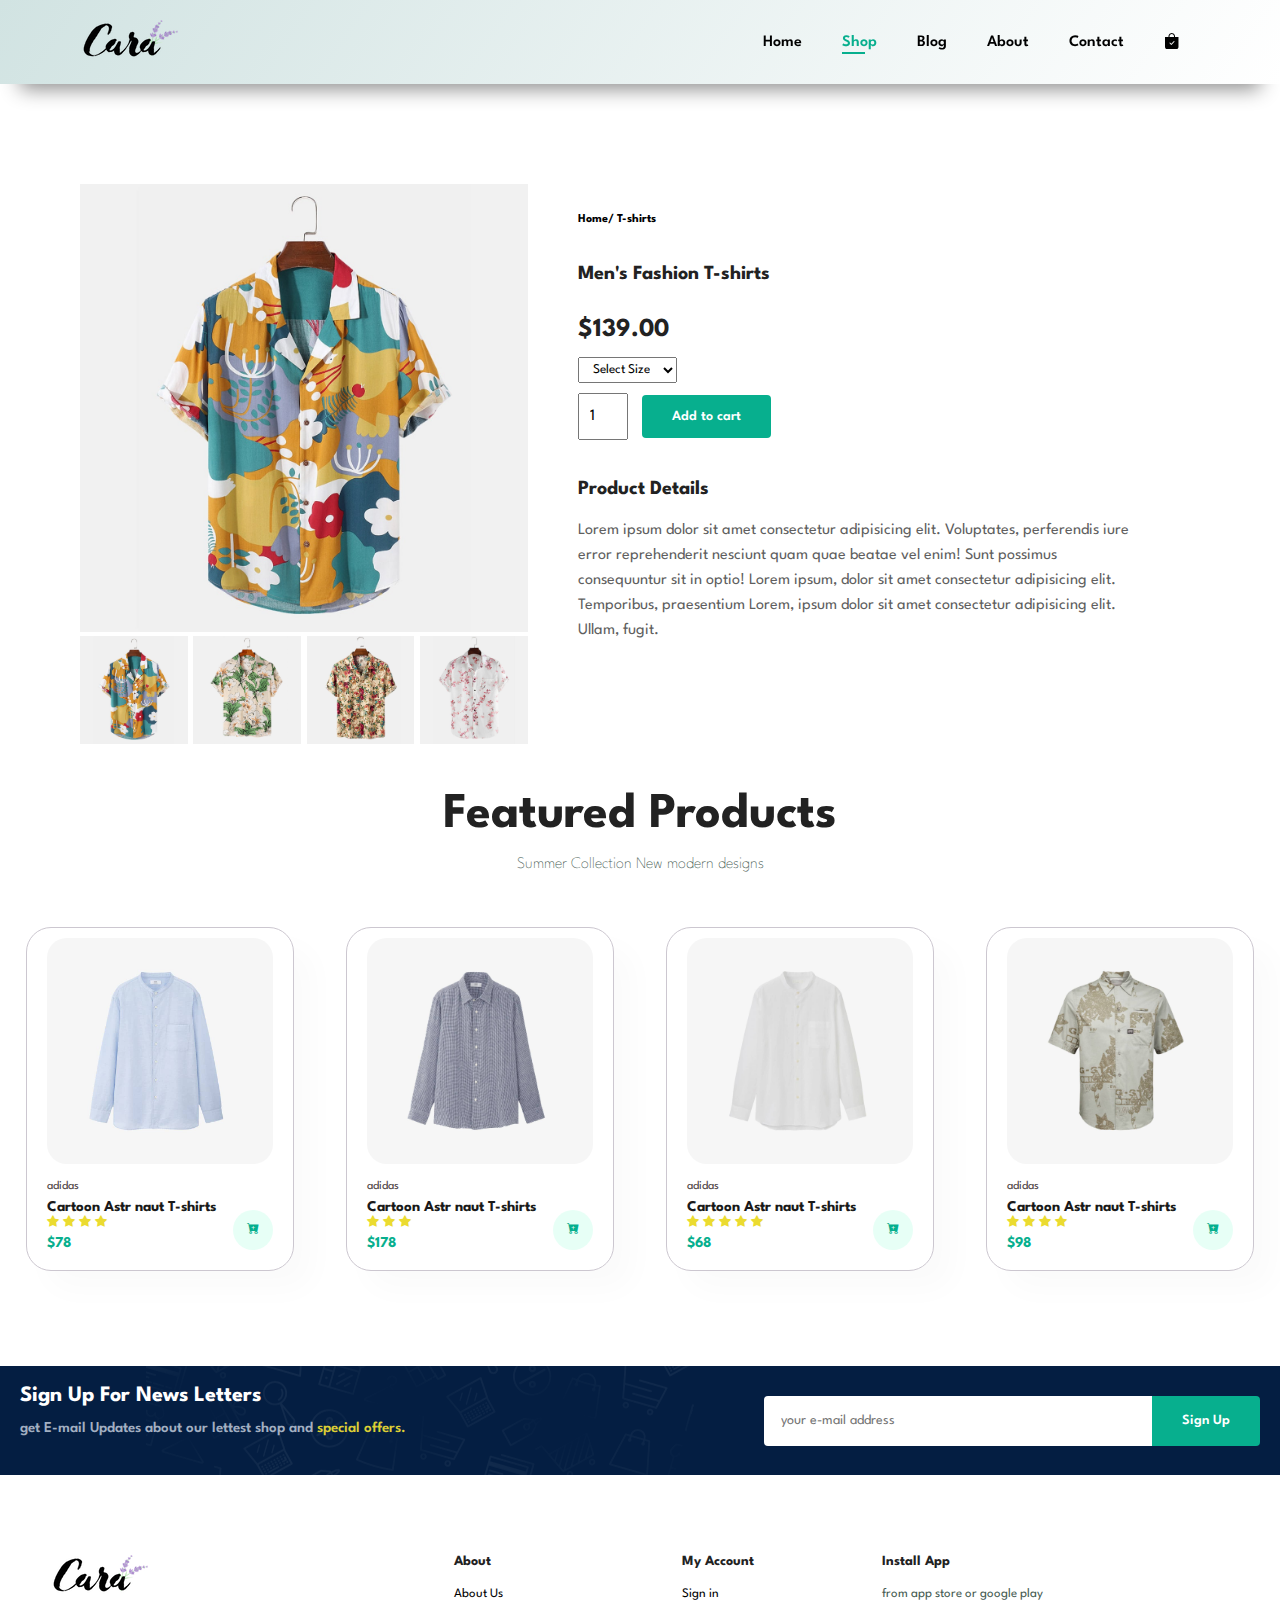
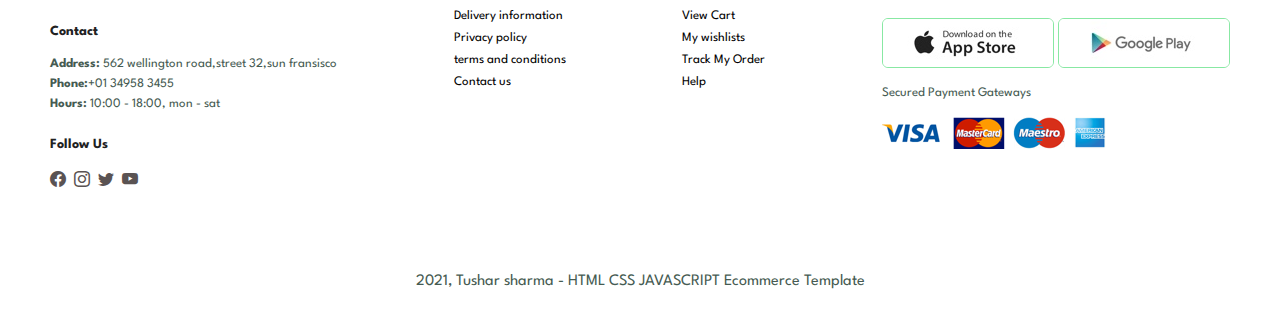
<file: sproduct.html>
<!DOCTYPE html>
<html lang="en">

<head>
    <meta charset="UTF-8">
    <meta http-equiv="X-UA-Compatible" content="IE=edge">
    <meta name="viewport" content="width=device-width, initial-scale=1.0">
    <title>CARA:E-commerce-Website</title>

    <!-- linking css -->
    <link rel="stylesheet" href="style.css">

    <!-- linking bootstrap css -->

    <!-- <link href="https://cdn.jsdelivr.net/npm/bootstrap@5.1.3/dist/css/bootstrap.min.css" rel="stylesheet"
        integrity="sha384-1BmE4kWBq78iYhFldvKuhfTAU6auU8tT94WrHftjDbrCEXSU1oBoqyl2QvZ6jIW3" crossorigin="anonymous"> -->

    <!-- linking
    aos file -->
    <link href="https://unpkg.com/aos@2.3.1/dist/aos.css" rel="stylesheet">

    <!-- bootstrap icons -->
    <link rel="stylesheet" href="https://cdn.jsdelivr.net/npm/bootstrap-icons@1.5.0/font/bootstrap-icons.css">
</head>

<body>

    <!-- navbar -->
    <section id="header">
        <a href=""><img src="images/logo.png" class="logo" alt=""></a>
        <div>
            <ul id="navbar">
                <li><a href="index.html">Home</a></li>
                <li><a class="active" href="shop.html">Shop</a></li>
                <li><a href="blog.html">Blog</a></li>
                <li><a href="about.html">About</a></li>
                <li><a href="contact.html">Contact</a></li>
                <li><a href="cart.html" id="lgbag"><i class="bi bi-bag-check-fill"></i></i></a></li>
                <a href="#" id="close"><i class="bi bi-x"></i></a>
               
            </ul>
        </div>
        <div id="mobile">
            <a href="cart.html"><i class="bi bi-bag-check-fill" ></i></i></a>
            <i id="bar" class="bi bi-list"></i>

        </div>

    </section>

    <!-- product details -->
    <section id="prodetails" class="section-p1">
        <div class="single-pro-image">
            <img src="images/products/f1.jpg"  width="100%" id="Mainimg" alt="">
            <div class="img-group">
                <div class="small-image-col">
                    <img src="images/products/f1.jpg" class="small-img" alt="" width="100%">
                </div>
                <div class="small-image-col">
                    <img src="images/products/f2.jpg" class="small-img" alt="" width="100%">
                </div>
                <div class="small-image-col">
                    <img src="images/products/f3.jpg" class="small-img" alt="" width="100%">
                </div>
                <div class="small-image-col">
                    <img src="images/products/f4.jpg" class="small-img" alt="" width="100%">
                </div>
               
            </div>

        </div>

        <div class="single-pro-details">
            <h6>Home/ T-shirts</h6>
            <h4>Men's Fashion T-shirts</h4>
            <h2>$139.00</h2>
            <select id="">
                <option >Select Size</option>
                <option >XL</option>
                <option >XXL</option>
                <option >Small</option>
                <option >Large</option>

            </select>
            <input type="number" value="1">
            <button>Add to cart</button>
            <h4>Product Details</h4>
            <span>Lorem ipsum dolor sit amet consectetur adipisicing elit. Voluptates, perferendis iure error reprehenderit nesciunt quam quae beatae vel enim! Sunt possimus consequuntur sit in optio! Lorem ipsum, dolor sit amet consectetur adipisicing elit. Temporibus, praesentium Lorem, ipsum dolor sit amet consectetur adipisicing elit. Ullam, fugit.</span>

        </div>
        


    </section>

       <!-- products -->
       <section id="product-section">
        <h2>Featured Products</h2>
        <p>Summer Collection New modern designs</p>
        <div class="product-container">
            <div class="product">
                <img src="images/products/n1.jpg" alt="">
                <div class="des">
                    <span>adidas</span>
                    <h5>Cartoon Astr naut T-shirts</h5>
                    <div class="star">
                        <i class="bi bi-star-fill"></i>
                        <i class="bi bi-star-fill"></i>
                        <i class="bi bi-star-fill"></i>
                        <i class="bi bi-star-fill"></i>
                    </div>
                    <h4>$78</h4>
                </div>
                <a href="#"><i class="bi bi-cart-plus-fill  cart"></i></a>

            </div>
            <div class="product">
                <img src="images/products/n2.jpg" alt="">
                <div class="des">
                    <span>adidas</span>
                    <h5>Cartoon Astr naut T-shirts</h5>
                    <div class="star">
                        <i class="bi bi-star-fill"></i>
                        <i class="bi bi-star-fill"></i>
                        <i class="bi bi-star-fill"></i>
                        
                    </div>
                    <h4>$178</h4>
                </div>
                <a href="#"><i class="bi bi-cart-plus-fill  cart"></i></a>

            </div>
            <div class="product">
                <img src="images/products/n3.jpg" alt="">
                <div class="des">
                    <span>adidas</span>
                    <h5>Cartoon Astr naut T-shirts</h5>
                    <div class="star">
                        <i class="bi bi-star-fill"></i>
                        <i class="bi bi-star-fill"></i>
                        <i class="bi bi-star-fill"></i>
                        <i class="bi bi-star-fill"></i>
                        <i class="bi bi-star-fill"></i>
                    </div>
                    <h4>$68</h4>
                </div>
                <a href="#"><i class="bi bi-cart-plus-fill  cart"></i></a>

            </div>
            <div class="product">
                <img src="images/products/n4.jpg" alt="">
                <div class="des">
                    <span>adidas</span>
                    <h5>Cartoon Astr naut T-shirts</h5>
                    <div class="star">
                        <i class="bi bi-star-fill"></i>
                        <i class="bi bi-star-fill"></i>
                        <i class="bi bi-star-fill"></i>
                        <i class="bi bi-star-fill"></i>
                    </div>
                    <h4>$98</h4>
                </div>
                <a href="#"><i class="bi bi-cart-plus-fill  cart"></i></a>

            </div>
          

        </div>


    </section>

    <!-- newsletter -->
    <section id="newsletter">
        <div class="newstext">
            <h4>Sign Up For News Letters</h4>
            <p>get E-mail Updates about our lettest shop and <span>special offers.</span> </p>
        </div>
        <div class="form">
            <input type="text" placeholder="your e-mail address">
            <button class="normal">Sign Up</button>
        </div>
    </section>


    <!-- footer section -->
    <footer id="footer">
        <div class="col">
            <img class="logo" src="images/logo.png" alt="">
            <h4>Contact</h4>
            <p><strong>Address:</strong> 562 wellington road,street 32,sun fransisco</p>
            <p><strong>Phone:</strong>+01 34958 3455</p>
            <p><strong>Hours:</strong> 10:00 - 18:00, mon - sat</p>
            <div class="follow">
                <h4>Follow Us</h4>
                <div class="social-icons">
                    <i class="bi bi-facebook"></i>
                    <i class="bi bi-instagram"></i>
                    <i class="bi bi-twitter"></i>
                    <i class="bi bi-youtube"></i>
                </div>
            </div>
        </div>
        <div class="col">
            <h4>About</h4>
            <a href="#">About Us</a>
            <a href="#">Delivery information</a>
            <a href="#">Privacy policy</a>
            <a href="#">terms and conditions</a>
            <a href="#">Contact us</a>
        </div>
        <div class="col">
            <h4>My Account </h4>
            <a href="#">Sign in</a>
            <a href="#">View Cart</a>
            <a href="#">My wishlists</a>
            <a href="#">Track My Order</a>
            <a href="#">Help</a>
        </div>

        <div class="col install">
            <h4>Install App</h4>
            <p>from app store or google play</p>
            <div class="row">
                <img src="images/pay/app.jpg" alt="">
                <img src="images/pay/play.jpg" alt="">
            </div>
            <p>Secured Payment Gateways</p>
            <img src="images/pay/pay.png" alt="">


        </div>

    </footer>

    <div class="copyright">
        <p>2021, Tushar sharma - HTML CSS JAVASCRIPT Ecommerce Template</p>
    </div>




    <script>
        var Mainimg = document.getElementById('Mainimg');
        var Smallimg = document.getElementsByClassName("small-img");


        Smallimg[0].addEventListener('click',() => {
            Mainimg.src = Smallimg[0].src;
        })
        Smallimg[1].addEventListener('click',() => {
            Mainimg.src = Smallimg[1].src;
        })
        Smallimg[2].addEventListener('click',() => {
            Mainimg.src = Smallimg[2].src;
        })
        Smallimg[3].addEventListener('click',() => {
            Mainimg.src = Smallimg[3].src;
        })

        



    </script>





<script src="script.js"></script>
    <!-- linking bootstrap file -->
<!-- 
    <script src="https://cdn.jsdelivr.net/npm/bootstrap@5.1.3/dist/js/bootstrap.bundle.min.js"
        integrity="sha384-ka7Sk0Gln4gmtz2MlQnikT1wXgYsOg+OMhuP+IlRH9sENBO0LRn5q+8nbTov4+1p"
        crossorigin="anonymous"></script> -->


    <!-- linking aos file -->
    <script src="https://unpkg.com/aos@2.3.1/dist/aos.js"></script>

    <script>
        AOS.init();
    </script>

  

</body>

</html>
</file>
<file: style.css>
@import url("https://fonts.googleapis.com/css2?family=spartan:wght@100;200;300;400;500;600;700;800;900&display=swap");

* {
  margin: 0;
  padding: 0;
  box-sizing: border-box;
  font-family: "spartan", sans-serif;
}

::-webkit-scrollbar{
    width: 7px;
    background-color: rgb(184, 178, 178);
}
::-webkit-scrollbar-thumb{
  background:linear-gradient(rgb(7, 134, 123),rgb(65, 135, 107));
  border-radius: 4px;
}
.section-p1 {
  padding: 20px 80px;
}

h1 {
  font-size: 50px;
  line-height: 64px;
  color: #222;
}
button .normal {
  font-size: 14px;
  font-weight: 600;
  padding: 15px 30px;
  border: none;
  outline: none;
  color: black;
  background-color: white;
  cursor: pointer;
  border-radius: 4px;
  transition: 0.2s;
}
h2 {
  font-size: 46px;
  line-height: 54px;
  color: #222;
}
h4 {
  font-size: 20px;
  color: #222;
}
h6 {
  font-size: 12px;
  font-weight: 700;
}
p {
  font-size: 16px;
  color: #465b52;
  margin: 15px 0 20px 0;
}

body {
  width: 100%;
}

#header #navbar a {
  text-decoration: none;
  font-size: 16px;
  font-weight: 600;
  color: black;
  transition: 0.3s ease;
}
#header #navbar a:hover,
#header #navbar a.active {
  color: rgb(7, 175, 142);
}

#header #navbar a.active::after,
#header #navbar a:hover::after {
  content: "";
  width: 30%;
  height: 2px;
  background-color: rgb(7, 175, 142);
  position: absolute;
  bottom: -4px;
  left: 20px;
}
#header #navbar #close:hover::after {
  background: none;
}
li {
  list-style: none;
}

/* header */

#header {
  display: flex;
  align-items: center;
  justify-content: space-between;
  padding: 20px 80px;
  background: linear-gradient(124deg, rgb(209, 227, 226), rgb(255, 255, 255));
  box-shadow: rgba(0, 0, 0, 0.45) 0px 25px 20px -20px;
  z-index: 999;
  position: sticky;
  top: 0;
  left: 0;
}
#header #navbar {
  display: flex;
  align-items: center;
  justify-content: center;
}
#header #navbar li {
  padding: 0 20px;
  position: relative;
}
#mobile {
  display: none;
  align-items: center;
}
#navbar.active {
  right: 0px;
}
#close {
  display: none;
}

/* hero section */

#hero {
  background-image: url("images/hero4.png");
  height: 90vh;
  width: 100%;
  background-position: top 25% right 0;
  background-size: cover;
  padding: 0 80px;
  display: flex;
  align-items: flex-start;
  justify-content: center;
  flex-direction: column;
}

#hero h4 {
  font-size: 20px;
  font-weight: 100px;
}

#hero h1 {
  color: rgb(7, 175, 142);
  font-size: 50px;
  font-weight: 700;
}
#hero h2 {
  font-size: 46px;
  line-height: 54px;
  color: #222;
  font-weight: 700;
}
#hero button{
  background-image: url(images/button.png);
  background-color: transparent;
  border: none;
  color: rgb(7, 175, 142);
  padding: 14px 80px 14px 65px;
  background-repeat: no-repeat;
  font-weight: 700;
  cursor: pointer;
  font-size: 15px;
  transition: 0.3s;
}
#hero button:hover{
    color: white;
    text-shadow:1px 1px 1px rgb(135, 228, 208);
}

/* styling Features section */

#feature {
  padding: 50px 40px;
  display: flex;
  align-items: center;
  justify-content: space-around;
  flex-wrap: wrap;
}

#feature .fe-box {
  width: 180px;
  text-align: center;
  padding: 25px 15px;
  transition: 0.3s;

  border: 1px solid rgb(148, 224, 206);
  border-radius: 4px;
  margin: 15px 0;
  box-shadow: rgba(0, 0, 0, 0.16) 0px 3px 6px, rgba(0, 0, 0, 0.23) 0px 3px 6px;
}
#feature .fe-box:hover {
  box-shadow: rgba(101, 237, 185, 0.16) 10px 13px 6px,
    rgba(86, 212, 187, 0.23) 0px 13px 13px;
    transform: translatey(-10px);
}
#feature .fe-box h6 {
  line-height: 1;
  border-radius: 4px;
  padding: 9px 8px 6px 8px;
  background-color: #fddde4;
  color: rgb(7, 175, 142);
  display: inline-block;
}

#feature .fe-box img {
  width: 100%;
  margin-bottom: 10px;
}

#feature .fe-box:nth-child(2) h6 {
  background-color: rgb(194, 255, 194);
}
#feature .fe-box:nth-child(3) h6 {
  background-color: rgb(165, 255, 253);
}
#feature .fe-box:nth-child(4) h6 {
  background-color: rgb(255, 194, 194);
}
#feature .fe-box:nth-child(5) h6 {
  background-color: rgb(255, 254, 193);
}
#feature .fe-box:nth-child(6) h6 {
  background-color: rgb(214, 194, 255);
}

/* products section */
#product-section {
  text-align: center;
  margin-top: 20px;
}
#product-section h2 {
  font-weight: 700;
  font-size: 50px;
}
#product-section p {
  font-weight: 100;
}
#product-section .product {
  width: 21%;
  min-width: 250px;
  padding: 10px 20px;
  border: 1px solid #ccc7d0;
  border-radius: 25px;
  cursor: pointer;
  box-shadow: 20px 20px 30px rgb(0, 0, 0, 0.02);
  margin: 15px 0;
  transition: 0.2s ease;
  position: relative;
  transition: 0.2s;
}

#product-section .product:hover {
  box-shadow: 20px 20px 30px rgb(0, 0, 0, 0.06);
  transform: scale(1.04);
}
#product-section .product img {
  width: 100%;
  border-radius: 20px;
}

.product-container {
  display: flex;
  align-items: center;
  justify-content: space-around;
  padding-top: 20px;
  flex-wrap: wrap;
}

#product-section .product .des {
  text-align: start;
  padding: 10px 0;
}
#product-section .product span {
  color: rgb(77, 63, 63);
  font-size: 12px;
}
#product-section .product h5 {
  padding-top: 7px;
  color: #1a1a1a;
  font-size: 15px;
}

#product-section .product i {
  font-size: 12px;
  color: rgb(235, 219, 48);
}

#product-section .product h4 {
  padding-top: 7px;
  font-size: 15px;
  font-weight: 700;
  color: rgb(7, 175, 142);
}

#product-section .product .cart {
  position: absolute;
  bottom: 20px;
  right: 20px;
  width: 40px;
  height: 40px;
  line-height: 40px;
  border-radius: 50%;
  background-color: rgb(208, 255, 238, 0.5);
  font-weight: 500;
  color: rgb(7, 175, 142);
  border-color: 1px solid #ccc7d0;
  transition: 0.2s ease;
}
#product-section .product .cart:hover {
  color: white;
  background-color: rgb(8, 202, 141);
}

/* banner section */
#banner {
  margin: 80px 0;
  display: flex;
  align-items: center;
  justify-content: center;
  text-align: center;
  flex-direction: column;
  background-image: url(images/banner/b2.jpg);
  width: 100%;
  height: 40vh;
  background-size: cover;
  background-position: center;
}

#banner h4 {
  color: white;
  font-size: 16px;
}
#banner h2 {
  color: white;
  font-size: 36px;
  padding: 10px 0;
}
#banner h2 span {
  color: rgb(206, 64, 64);
  text-shadow: 1px 1px 1px white;
}
#banner button {
  font-size: 14px;
  font-weight: 600;
  padding: 15px 30px;
  border: none;
  outline: none;
  color: black;
  background-color: white;
  cursor: pointer;
  border-radius: 4px;
  transition: 0.2s;
}
#banner button:hover {
  background-color: rgb(7, 175, 142);
  color: white;
}

/* banner 2 */
#banner2 {
  margin: 80px 0;
  display: flex;
  justify-content: space-around;
  flex-wrap: wrap;
}
#banner2 .banner-box {
  display: flex;
  align-items: flex-start;
  justify-content: center;
  flex-direction: column;
  background-image: url(images/banner/b17.jpg);
  min-width: 580px;
  height: 50vh;
  background-size: cover;
  padding: 30px;
  background-position: center;
}
#banner2 h4 {
  color: white;
  font-weight: 300;
  font-size: 20px;
}
#banner2 h2 {
  color: white;
  font-weight: 800;
  font-size: 28px;
}
#banner2 span {
  color: white;
  padding-bottom: 15px;
  font-weight: 500;
  font-size: 14px;
}
#banner2 button {
  font-size: 13px;
  font-weight: 600;
  padding: 11px 18px;
  outline: none;
  color: rgb(255, 255, 255);
  background-color: transparent;
  cursor: pointer;
  border: 1px solid white;
  transition: 0.2s;
}
#banner2 .banner-box:hover button {
  background-color: rgb(7, 175, 142);
  color: white;
  border: rgb(7, 175, 142);
}
#banner2 .banner-box-2 {
  background-image: url(images/banner/b10.jpg);
}

/* banner 3 */
#banner3 {
  display: flex;
  justify-content: space-around;
  flex-wrap: wrap;
  padding: 0 80px;
}
#banner3 .banner-box {
  display: flex;
  align-items: flex-start;
  flex-direction: column;
  justify-content: center;
  background-image: url(images/banner/b7.jpg);
  min-width: 30%;
  height: 30vh;
  background-size: cover;
  padding: 20px 20px;
  margin-bottom: 20px;
  background-position: center;
}
#banner3 h2 {
  color: white;
  font-weight: 900;
  font-size: 22px;
}
#banner3 h3 {
  color: rgb(233, 91, 91);
  font-weight: 800;
  font-size: 15px;
}
#banner3 .bx2 {
  background-image: url(images/banner/b4.jpg);
}
#banner3 .bx3 {
  background-image: url(images/banner/b18.jpg);
}

/* news letter */
#newsletter {
  margin: 80px 0;
  display: flex;
  padding: 20px 20px;
  align-items: center;
  justify-content: space-between;
  background-image: url(images/banner/b14.png);
  background-repeat: no-repeat;
  background-position: 20% 30%;
  background-color: #041e42;
  flex-wrap: wrap;
}
#newsletter h4 {
  color: white;
  font-weight: 700;
  font-size: 22px;
}
#newsletter p {
  color: #a2afc1;
  font-weight: 600;
  font-size: 15px;
}
#newsletter p span {
  color: #dcce35;
}
#newsletter input {
  height: 3.125rem;
  padding: 1rem;
  font-size: 14px;
  width: 100%;
  border: 1px solid transparent;
  border-radius: 4px;
  outline: none;
  border-top-right-radius: 0;
  border-bottom-right-radius: 0;
}
#newsletter button {
  font-size: 14px;
  font-weight: 600;
  padding: 15px 30px;
  border: none;
  outline: none;
  color: rgb(255, 255, 255);
  cursor: pointer;
  border-radius: 4px;
  transition: 0.2s;
  background-color: rgb(7, 175, 142);
  white-space: nowrap;
  border-top-left-radius: 0;
  border-bottom-left-radius: 0;
}
#newsletter .form {
  display: flex;
  width: 40%;
}

/* footer */
#footer {
  padding: 0 50px 50px 50px;
  display: flex;
  flex-wrap: wrap;
  justify-content: space-between;
}
#footer .col {
  display: flex;
  flex-direction: column;
  align-items: flex-start;
  margin-bottom: 20px;
}
#footer .logo {
  margin-bottom: 30px;
}
#footer h4 {
  font-size: 14px;
  padding-bottom: 20px;
}

#footer p {
  font-size: 13px;
  margin: 0 0 8px 0;
}
#footer a {
  font-size: 13px;
  text-decoration: none;
  margin-bottom: 10px;
  color: black;
}
#footer .follow {
  margin-top: 20px;
}
#footer .follow i {
  color: rgb(90, 83, 83);
  padding-right: 4px;
  cursor: pointer;
}
#footer .install .row img {
  border: 1px solid rgb(136, 232, 163);
  border-radius: 6px;
}
#footer .install img {
  margin: 10px 0 15px 0;
}
#footer .follow i:hover,
#footer a:hover {
  color: rgb(7, 175, 142);
}
.copyright {
  text-align: center;
  width: 100%;
  margin-bottom: 10px;
}

/* MEDIA QUERIES */
@media (max-width:799px) {
  #navbar {
    display: flex;
    flex-direction: column;
    align-items: flex-start;
    justify-content: flex-start;
    position: fixed;
    top: 0px;
    right: -300px;
    height: 100vh;
    width: 300px;
    background-color: #e3e6f3;
    padding: 80px 0 0 10px;
    box-shadow: 0 40px 60px rgb(0, 0, 0, 0.1);
    transition: 0.3s;
  }
  #navbar li {
    margin-bottom: 25px;
  }
  #mobile {
    display: flex;
    align-items: center;
  }
  #mobile i {
    color: rgb(7, 175, 142);
    font-size: 24px;
    padding-left: 20px;
  }
  #close {
    display: initial;
    position: absolute;
    top: 30px;
    left: 30px;
    color: black;
    font-size: 24px;
  }
  #close i {
    font-size: 40px;
  }
  #lgbag {
    display: none;
  }
  #hero {
    height: 70vh;
    padding: 0 80px;
    background-position: top 30% right 30%;
  }

  #feature {
    justify-content: center;
  }
  #feature .fe-box {
    margin: 15px 15px;
  }
  .product-container {
    justify-content: center;
    padding: 10px;
  }
  .product {
    margin: 15px;
  }
  #banner {
    height: 35vh;
    padding: 10px;
  }
  #banner2 .banner-box {
    min-width: 100%;
    height: 30vh;
    padding: 30px;
  }
  #banner3 {
    padding: 0px 40px;
  }
  #banner3 .banner-box {
    min-width: 28%;
  }
  #newsletter .form {
    width: 70%;
  }

  #prodetails {
    display: flex;
    flex-direction: column;
  }

  #prodetails .single-pro-image {
    width: 100% !important;
    margin-right: 0px !important;
  }
  #prodetails .single-pro-details {
    width: 100% !important;
  }
  /* blog-details */
  #blog .blog-box{
      display: flex;
      flex-direction: column;
      align-items: flex-start;
  }
  #blog{
      padding: 100px 20px 0 20px !important;
  }
  #blog .blog-img{
      width: 100% !important;
      margin-right: 0 !important;
      margin-bottom: 30px !important;
  }
  #blog .blog-details{
    width: 100% !important;
  }


  /* about section */
  #about-head{
      display: flex;
      flex-direction: column;
      align-items: center;
      margin-left:0 !important;
  }
  #about-head img{
      width: 100% !important;
      margin-bottom: 20px;
  }
  
  #about-app .video{
      width: 100% !important;
      margin-bottom: 20px !important;
  }
  /* form*/
#form-details{
    padding: 40px !important;

}
#form-details form{ 
width: 50% !important;
}

/* cart */

#cart{
    margin: 0px !important;
    overflow-x:auto !important;

}

#cart-add{
    flex-direction: column;
}
#coupon{
    width: 100% !important;
}
#subtotal{
    width: 100% !important;
    padding: 30px !important;
}


}

@media (max-width: 477px) {
  #header {
    padding: 10px 30px;
  }
  #hero {
    padding: 0 20px;
    background-position: 55%;
  }
  #hero h2 {
    font-size: 32px;
  }
  #hero h1 {
    font-size: 38px;
  }
  #feature {
    padding: 20px;
    justify-content: space-between;
  }
  #feature .fe-box {
    width: 155px;
    margin: 0 0 15px 0;
  }

  #product-section .product {
    width: 100%;
  }
  #banner {
    height: 40vh;
    padding: 10px;
  }
  #banner3 .banner-box {
    width: 100%;
    margin: 5px;
  }
  #newsletter .form {
    width: 100%;
  }
  #newsletter {
    padding: 40px 20px;
  }

  #blog{
    padding: 100px 20px 0 20px;
}
#blog .blog-img{
    width: 100%;
    margin-right: 0;
}
#about-head div{
    padding-left: 10px !important;
}

/* form*/
#contact-details{
    flex-direction: column ;
}
#contact-details .details{
    width: 100% !important;
    margin-bottom: 30px;
 
}
#contact-details .map{
    width: 100% !important;
 
}
#form-details{
    margin: 10px;
    padding: 30px 10px;
    flex-wrap: wrap;
}
#form-details form{
    width: 100% !important;
    margin-bottom: 30px;
   
}

 
}

/* shop section */
#page-header {
  background-image: url(images/banner/b1.jpg);
  width: 100%;
  height: 40vh;
  background-size: cover;
  text-align: center;
  display: flex;
  justify-content: center;
  align-items: center;
  flex-direction: column;
  padding: 14px;
}
#page-header h2,
#page-header p {
  color: white;
}
#pagination {
  text-align: center;
  margin-top: 60px;
}
#pagination a {
  text-decoration: none;
  background-color: rgb(7, 175, 142);
  border-radius: 4px;
  padding: 15px 20px;
  font-weight: 600;
  color: white;
}
#pagination a i {
  font-size: 16px;
  font-weight: 600;
}

/* single product details */
#prodetails {
  margin-top: 80px;
  display: flex;
}
#prodetails .single-pro-image {
  width: 40%;
  margin-right: 50px;
}
.img-group {
  display: flex;
  justify-content: space-between;
}
.small-image-col {
  flex-basis: 24%;
  cursor: pointer;
}
#prodetails .single-pro-details {
  width: 50%;
  padding-top: 30px;
}
#prodetails .single-pro-details h4 {
  padding: 40px 0 20px 0;
}
#prodetails .single-pro-details h2 {
  font-size: 26px;
}
#prodetails .single-pro-details select {
  display: block;
  padding: 5px 10px;
  margin-bottom: 10px;
}
#prodetails .single-pro-details input {
  width: 50px;
  height: 47px;
  padding-left: 10px;
  font-size: 16px;
  margin-right: 10px;
}
#prodetails .single-pro-details input:focus {
  outline: none;
}
#prodetails .single-pro-details button {
  font-size: 14px;
  font-weight: 600;
  padding: 15px 30px;
  border: none;
  outline: none;
  color: rgb(255, 255, 255);
  background-color: white;
  cursor: pointer;
  border-radius: 4px;
  transition: 0.2s;
  background-color: rgb(7, 175, 142);
}

#prodetails .single-pro-details span {
  line-height: 25px;
  color: rgb(95, 95, 95);
}

/* blog header */
#page-header.blog-header {
  background-image: url(images/banner/b19.jpg);
}

#blog {
  padding: 150px 150px 0 150px;
}
#blog .blog-box {
  display: flex;
  align-items: center;
  width: 100%;
  position: relative;
  padding-bottom: 90px;
}
#blog .blog-img {
  width: 50%;
  margin-right: 40px;
}
#blog img {
  width: 100%;
  height: 300px;
  object-fit: cover;
}
#blog .blog-details {
  width: 50%;
}
#blog .blog-details a {
  text-decoration: none;
  color: black;
  font-weight: 700;
  font-size: 11px;
  position: relative;
  transition: 0.3s;
}
#blog .blog-details a::after {
  content: "";
  width: 50px;
  height: 1px;
  background-color: black;
  position: absolute;
  top: 4px;
  right: -60px;
}
#blog .blog-details a:hover {
  color: rgb(7, 175, 142);
}

#blog .blog-details a:hover::after {
  background-color: rgb(7, 175, 142);
}

#blog .blog-box h1 {
  position: absolute;
  top: -45px;
  left: 0;
  font-size: 70px;
  font-weight: 700;
  color: rgb(161, 161, 161, 0.9);
  z-index: -9;
}


/* about-header */

#page-header.about-header {
    background-image: url(images/about/banner.png);
  }



  /* about */
  #about-head{
      margin: 80px 0 50px 50px;
      display: flex;
      align-items: center;
  }

  #about-head img{
      width: 50%;
      height: auto;
  }
  

  #about-head div{
      padding-left: 40px;

  }
  


  /* styling video */
  #about-app{
      text-align: center;
      margin-top: 100px;
  }
  #about-app .video{
      width: 70%;
      height: 100%;
      margin: 50px auto 0 auto;
  }
  #about-app .video video{
      width: 100%;
      height: 100%;
      border-radius:20px ;
  }


  /* contact  */
  #contact-details{
      margin: 80px 60px 60px 60px;
      display: flex;
      align-items: center;
      justify-content: space-between;
  }
  #contact-details .details{
      width: 40%;
  }
  #contact-details .details span,#form-details form span{
      font-size: 12px;
  }
  #contact-details .details h2,#form-details form h2{
      font-size: 26px;
      line-height: 35px;
      padding: 20px 0;
  }
  #contact-details .details h3{
      font-size: 16px;
      padding-bottom: 20px 15px;
      margin-bottom: 5px;
  }
  #contact-details .details li{
      list-style: none;
      display: flex;
      padding: 10px 0;
  
  }
  #contact-details .details i{
      font-size: 14px;
      padding-right: 25px;
  }
  #contact-details .details li p{
      margin: 0;
      font-size: 14px;
  
  }
  #contact-details .map{
      width: 45%;
      height: 300px;
  }
  #contact-details .map iframe{
      width: 100%;
      height: 100%;
  }



  /* form */
  #form-details {
      display: flex;
      justify-content: space-between;
      margin: 30px;
      padding: 80px;
      border: 1px solid rgb(90, 90, 90);
  }
  #form-details form{
      width: 65%;
      display: flex;
      flex-direction: column;
      align-items: flex-start;

  }

  #form-details form input,#form-details form textarea{
      width: 100%;
      padding: 12px 15px;
      outline: none;
      margin-bottom: 20px;
      border: 1px solid rgb(184, 184, 184);
  }
  #form-details form button{
    font-size: 14px;
    font-weight: 600;
    padding: 15px 30px;
    border: none;
    outline: none;
    color: rgb(255, 255, 255);
    background-color: rgb(135, 223, 205);
    cursor: pointer;
    border-radius: 4px;
    transition: 0.2s;
  }
  #form-details form button:hover{
    background-color: rgb(15, 146, 120);


  }
  #form-details .people{
      margin-top: 80px;
  }
  #form-details .people div{
      padding-bottom:25px ;
      display: flex;
      align-items: flex-start;

  }
  #form-details .people div img{
      width: 65px;
      height: 65px;
      object-fit: cover;
      margin-right: 15px;

  }

  #form-details .people div p{
      margin: 0;
      font-size: 13px;
      line-height: 25px;
  }
  #form-details .people div span{
      display: block;
      font-size: 16px;
      font-weight: 600;
      color: black;
  }


  /* cart */

  #cart{
      margin: 80px;
  }
  #cart table{
      width: 100%;
      border-collapse: collapse;
      table-layout: fixed;
      white-space: nowrap;
  }
  #cart table img{
      width: 70px;
  }
  #cart table td:nth-child(1){
      width: 100%;
      text-align: center;

  }
  #cart table td:nth-child(2){
      width: 150%;
      text-align: center;

  }
  #cart table td:nth-child(3){
      width: 250%;
      text-align: center;

  }
  #cart table td:nth-child(4),
  #cart table td:nth-child(5),
  #cart table td:nth-child(6){
      width: 150%;
      text-align: center;

  }
  #cart table td:nth-child(5) input{
      width: 70px;
      padding: 10px 5px 10px 15px ;
  }
  #cart table thead{
      border: 1px solid gray;
      border-left: none;
      border-right: none;
  }
  #cart table thead td{
      font-weight: 700;
      text-transform: uppercase;
      font-size: 13px;
      padding: 18px 0;
  }
  #cart table tbody tr td{
      padding-top: 15px;
  }
  #cart table tbody td{
      font-size: 13px;
  }
  #cart table tbody td i{
      color: rgb(28, 26, 26,0.8);
  }

  #cart-add #coupon button{
    font-size: 14px;
    font-weight: 600;
    padding: 12px 20px;
    border: none;
    outline: none;
    color: rgb(255, 255, 255);
    background-color: rgb(106, 219, 174);
    cursor: pointer;
    border-radius: 4px;
    transition: 0.2s;
  }
  #cart-add #coupon input{
    padding: 10px 20px;
    margin-right: 10px;
    width: 60%;
    border: 1px solid rgb(46, 46, 46);
    border-radius: 4px;
    outline: none;
   

  }
  #cart-add{
      display: flex;
      justify-content: space-between;
      flex-wrap: wrap;
      padding: 80px;
  }
  #cart-add #coupon{
      width: 50%;
      margin-bottom: 30px;
  }
  #cart-add #coupon h3{
      padding-bottom: 15px;
  }

  #subtotal{
      width: 50%;
      margin-bottom: 30px;
      border: 1px solid rgb(153, 153, 153);

  }
  #subtotal table{
      border-collapse: collapse;
      width:100%;
      margin-bottom: 20px;
      
  }
  #subtotal table td{
      width: 50%;
      border: 1px solid rgb(176, 164, 164);
      padding: 10px;
      font-size: 13px;

  }
  #subtotal h3{
      padding: 15px;

  }
  .checkout-btn{
    font-size: 14px;
    font-weight: 600;
    padding: 12px 20px;
    border: none;
    outline: none;
    color: rgb(255, 255, 255);
    background-color: rgb(106, 219, 174);
    cursor: pointer;
    border-radius: 4px;
    transition: 0.2s;
    margin: 20px;

  }
  .checkout-btn:hover{
    background-color: rgb(27, 130, 89);


  }
</file>
